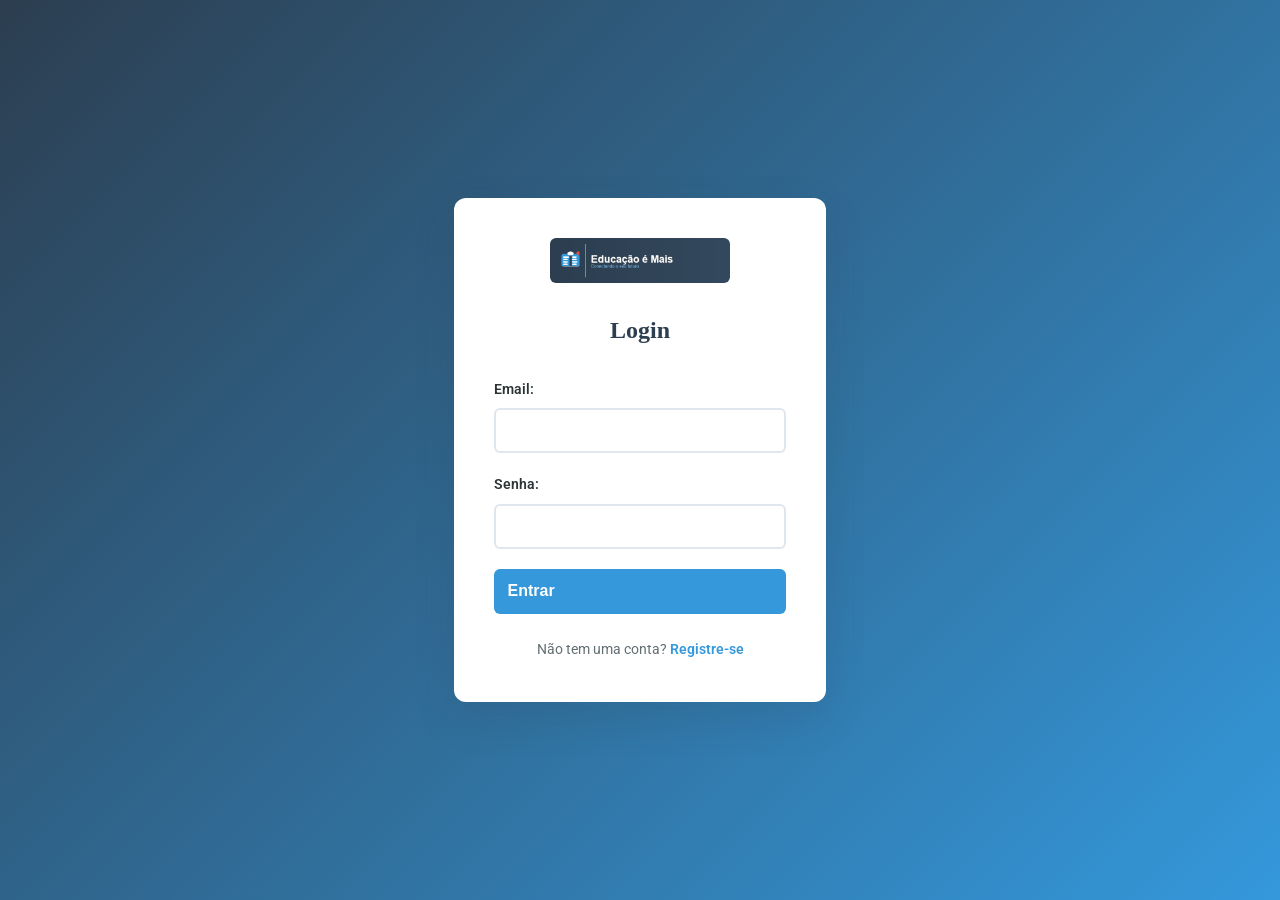
<file: public/index.html>
<!DOCTYPE html>
<html lang="pt-BR">

<head>
    <meta charset="UTF-8">
    <meta name="viewport" content="width=device-width, initial-scale=1.0">
    <meta name="description"
        content="Portal educacional focado em Ciências Humanas, oferecendo conteúdo em História, Filosofia, Sociologia e Geografia">
    <meta name="keywords" content="humanidades, história, filosofia, sociologia, geografia, educação">
    <meta name="author" content="Portal Humanidades">
    <meta name="robots" content="index, follow">
    <title>Portal Humanidades - Seu guia de estudos em Ciências Humanas</title>
    <link rel="stylesheet" href="styles.css">
    <link href="https://fonts.googleapis.com/css2?family=Inter:wght@300;400;500;600;700&family=Playfair+Display:wght@600;700&display=swap" rel="stylesheet">
    <link rel="stylesheet" href="https://cdnjs.cloudflare.com/ajax/libs/font-awesome/6.5.0/css/all.min.css">
</head>

<body>
    <header>
        <div id="header">
            <div id="logo">
                <a href="#inicio" aria-label="Ir para o início">
                    <img src="images/logotipo.png" alt="Portal Humanidades" class="logo-img" width="240" height="60">
                </a>
            </div>
            <nav class="navbar" aria-label="Navegação principal">
                <ul class="nav-links">
                    <li><a href="#inicio"><i class="fas fa-home"></i> Início</a></li>
                    <li><a href="#historia"><i class="fas fa-landmark"></i> História</a></li>
                    <li><a href="#filosofia"><i class="fas fa-brain"></i> Filosofia</a></li>
                    <li><a href="#sociologia"><i class="fas fa-users"></i> Sociologia</a></li>
                    <li><a href="#geografia"><i class="fas fa-globe-americas"></i> Geografia</a></li>
                </ul>
            </nav>
            <div class="header-actions">
                <div class="search-container">
                    <i class="fas fa-search search-icon"></i>
                    <input type="text" id="searchInput" placeholder="Buscar conteúdo..." aria-label="Campo de busca" autocomplete="off" role="combobox" aria-expanded="false" aria-controls="searchResults" aria-autocomplete="list">
                    <div class="search-results" id="searchResults" role="listbox" aria-label="Resultados da busca"></div>
                </div>
                <span id="userName" class="user-name" aria-live="polite"></span>
                <button id="logoutBtn" class="btn-login"><i class="fas fa-sign-out-alt"></i> Sair</button>
            </div>
            <button class="mobile-menu-btn" aria-label="Menu">
                <span></span><span></span><span></span>
            </button>
        </div>
    </header>

    <main>
        <section id="inicio" class="hero-section">
            <div class="hero-overlay"></div>
            <div class="hero-content">
                <span class="hero-badge"><i class="fas fa-graduation-cap"></i> Portal Educacional</span>
                <h1>Explore o Mundo das <span class="highlight">Humanidades</span></h1>
                <p>Seu portal completo para estudos em História, Filosofia, Sociologia e Geografia Humana</p>
                <div class="hero-buttons">
                    <a href="#categorias" class="btn btn-primary-hero"><i class="fas fa-rocket"></i> Começar Agora</a>
                </div>
                <div class="hero-stats">
                    <div class="stat"><strong>4</strong><span>Disciplinas</span></div>
                    <div class="stat-divider"></div>
                    <div class="stat"><strong>Grátis</strong><span>Acesso</span></div>
                </div>
            </div>
        </section>

        <section id="categorias" class="categories">
            <div class="section-header">
                <span class="section-tag">Estude com a gente</span>
                <h2>Áreas de Estudo</h2>
                <p class="section-desc">Escolha sua disciplina e mergulhe no conhecimento</p>
            </div>
            <div class="cards-container">
                <div class="card" id="historia">
                    <div class="card-image">
                        <img src="images/historia.jpg" alt="História - da Antiguidade ao Mundo Contemporâneo">
                        <div class="card-badge"><i class="fas fa-landmark"></i></div>
                    </div>
                    <div class="card-body">
                        <h3>História</h3>
                        <p>Da Antiguidade ao Mundo Contemporâneo</p>
                        <ul>
                            <li><i class="fas fa-chevron-right"></i> História Antiga</li>
                            <li><i class="fas fa-chevron-right"></i> História Medieval</li>
                            <li><i class="fas fa-chevron-right"></i> História Moderna</li>
                            <li><i class="fas fa-chevron-right"></i> História Contemporânea</li>
                        </ul>
                        <a href="#historia" class="card-btn">Explorar <i class="fas fa-arrow-right"></i></a>
                    </div>
                </div>
                <div class="card" id="filosofia">
                    <div class="card-image">
                        <img src="images/filosofia.jpg" alt="Filosofia - Pensamento e Reflexão Crítica">
                        <div class="card-badge"><i class="fas fa-brain"></i></div>
                    </div>
                    <div class="card-body">
                        <h3>Filosofia</h3>
                        <p>Pensamento e Reflexão Crítica</p>
                        <ul>
                            <li><i class="fas fa-chevron-right"></i> Filosofia Antiga</li>
                            <li><i class="fas fa-chevron-right"></i> Ética e Moral</li>
                            <li><i class="fas fa-chevron-right"></i> Filosofia Política</li>
                            <li><i class="fas fa-chevron-right"></i> Filosofia Contemporânea</li>
                        </ul>
                        <a href="#filosofia" class="card-btn">Explorar <i class="fas fa-arrow-right"></i></a>
                    </div>
                </div>
                <div class="card" id="sociologia">
                    <div class="card-image">
                        <img src="images/sociologia.jpg" alt="Sociologia - Compreendendo a Sociedade">
                        <div class="card-badge"><i class="fas fa-users"></i></div>
                    </div>
                    <div class="card-body">
                        <h3>Sociologia</h3>
                        <p>Compreendendo a Sociedade</p>
                        <ul>
                            <li><i class="fas fa-chevron-right"></i> Teoria Sociológica</li>
                            <li><i class="fas fa-chevron-right"></i> Movimentos Sociais</li>
                            <li><i class="fas fa-chevron-right"></i> Cultura e Sociedade</li>
                            <li><i class="fas fa-chevron-right"></i> Desigualdade Social</li>
                        </ul>
                        <a href="#sociologia" class="card-btn">Explorar <i class="fas fa-arrow-right"></i></a>
                    </div>
                </div>
                <div class="card" id="geografia">
                    <div class="card-image">
                        <img src="images/geografia.jpg" alt="Geografia Humana - Espaço e Sociedade">
                        <div class="card-badge"><i class="fas fa-globe-americas"></i></div>
                    </div>
                    <div class="card-body">
                        <h3>Geografia Humana</h3>
                        <p>Espaço, Sociedade e Território</p>
                        <ul>
                            <li><i class="fas fa-chevron-right"></i> Geografia da População</li>
                            <li><i class="fas fa-chevron-right"></i> Urbanização e Cidades</li>
                            <li><i class="fas fa-chevron-right"></i> Geopolítica Mundial</li>
                            <li><i class="fas fa-chevron-right"></i> Desenvolvimento e Desigualdades</li>
                        </ul>
                        <a href="#geografia" class="card-btn">Explorar <i class="fas fa-arrow-right"></i></a>
                    </div>
                </div>
            </div>
        </section>

        <section id="recursos" class="resources">
            <div class="section-header">
                <span class="section-tag">Ferramentas</span>
                <h2>Recursos Educacionais</h2>
                <p class="section-desc">Tudo que você precisa para aprender em um só lugar</p>
            </div>
            <div class="resources-grid">
                <div class="resource-item">
                    <div class="resource-icon"><i class="fas fa-file-alt"></i></div>
                    <h3>Materiais Didáticos</h3>
                    <p>Acesse conteúdos completos e atualizados</p>
                </div>
                <div class="resource-item">
                    <div class="resource-icon"><i class="fas fa-pencil-alt"></i></div>
                    <h3>Exercícios</h3>
                    <p>Pratique com questões de vestibular</p>
                </div>
                <div class="resource-item">
                    <div class="resource-icon"><i class="fas fa-history"></i></div>
                    <h3>Linha do Tempo</h3>
                    <p>Visualize eventos históricos importantes</p>
                </div>
                <div class="resource-item">
                    <div class="resource-icon"><i class="fas fa-user-graduate"></i></div>
                    <h3>Biografias</h3>
                    <p>Conheça grandes pensadores</p>
                </div>
            </div>
        </section>

        <section id="timeline" class="timeline-section">
            <h2>Linha do Tempo Histórica</h2>
            <div class="timeline-container">
                <div class="timeline-controls">
                    <button class="btn" id="prevEra">Anterior</button>
                    <select id="eraSelector">
                        <option value="antiga">Idade Antiga</option>
                        <option value="media">Idade Média</option>
                        <option value="moderna">Idade Moderna</option>
                        <option value="contemporanea">Idade Contemporânea</option>
                    </select>
                    <button class="btn" id="nextEra">Próximo</button>
                </div>
                <div class="timeline-list" id="timelineList"></div>
            </div>
        </section>

    </main>

    <footer>
        <div class="footer-content">
            <div class="footer-section footer-brand">
                <img src="images/logotipo.png" alt="Portal Humanidades" class="footer-logo">
                <p>Seu guia completo de estudos em Ciências Humanas. Aprender nunca foi tão acessível.</p>
                <div class="footer-social">
                    <a href="javascript:void(0)" aria-label="Instagram"><i class="fab fa-instagram"></i></a>
                    <a href="javascript:void(0)" aria-label="YouTube"><i class="fab fa-youtube"></i></a>
                    <a href="javascript:void(0)" aria-label="Twitter"><i class="fab fa-twitter"></i></a>
                </div>
            </div>
            <div class="footer-section">
                <h4><i class="fas fa-book"></i> Disciplinas</h4>
                <ul>
                    <li><a href="#historia"><i class="fas fa-chevron-right"></i> História</a></li>
                    <li><a href="#filosofia"><i class="fas fa-chevron-right"></i> Filosofia</a></li>
                    <li><a href="#sociologia"><i class="fas fa-chevron-right"></i> Sociologia</a></li>
                    <li><a href="#geografia"><i class="fas fa-chevron-right"></i> Geografia Humana</a></li>
                </ul>
            </div>
            <div class="footer-section">
                <h4><i class="fas fa-link"></i> Links Úteis</h4>
                <ul>
                    <li><a href="#inicio"><i class="fas fa-chevron-right"></i> Início</a></li>
                    <li><a href="#timeline"><i class="fas fa-chevron-right"></i> Linha do Tempo</a></li>
                </ul>
            </div>
        </div>
        <div class="footer-bottom">
            <p>&copy; 2026 Portal Humanidades. Todos os direitos reservados. | Feito com <i class="fas fa-heart" style="color:#e74c3c"></i> para a educação</p>
        </div>
    </footer>

    <script src="script.js"></script>
</body>

</html>
</file>
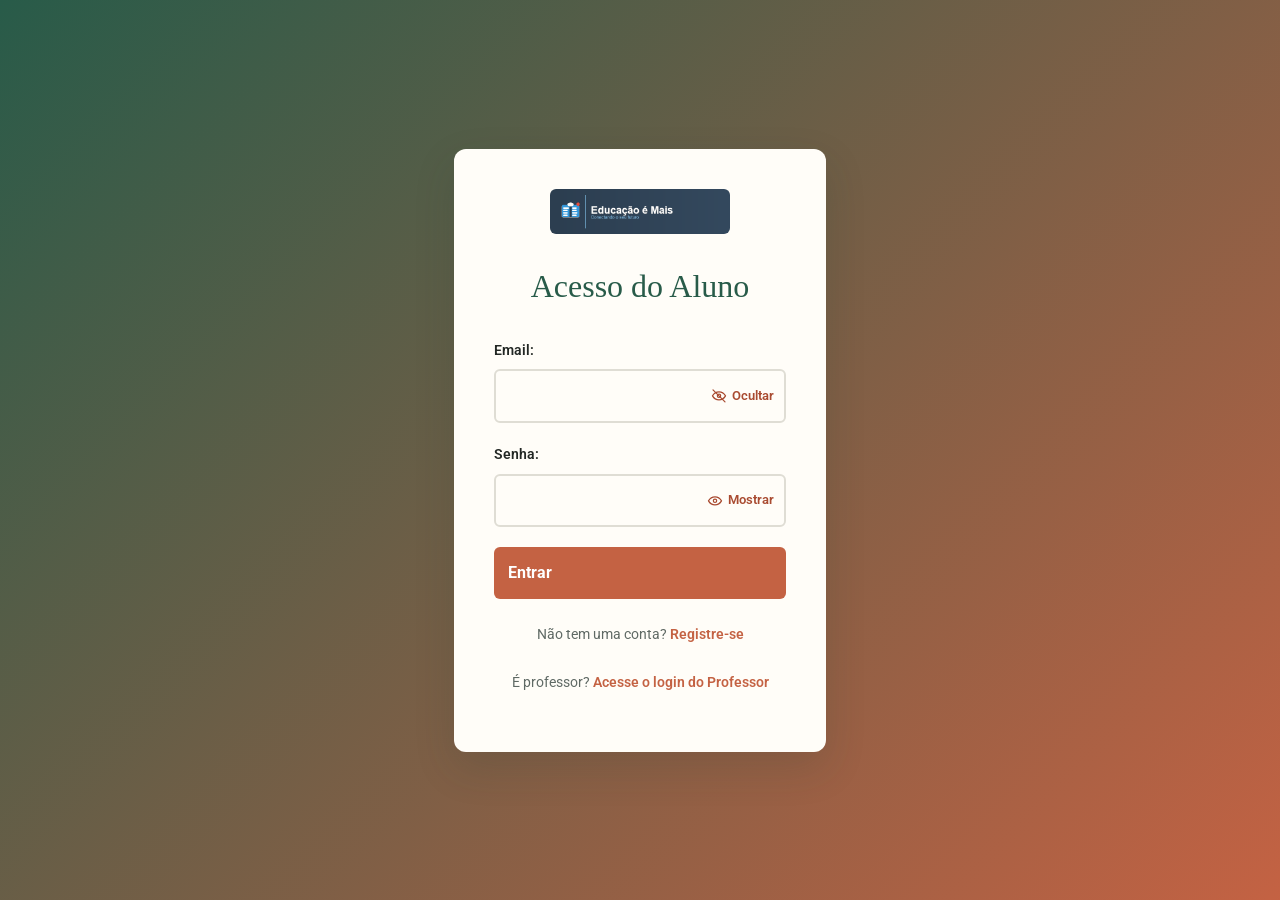
<file: login_aluno.html>
<!DOCTYPE html>
<html lang="pt-BR">
<head>
    <meta charset="UTF-8">
    <meta name="viewport" content="width=device-width, initial-scale=1.0">
    <title>Login do Aluno - Horizonte Educacional</title>
    <link href="https://cdn.jsdelivr.net/npm/bootstrap@5.3.3/dist/css/bootstrap.min.css" rel="stylesheet" integrity="sha384-QWTKZyjpPEjISv5WaRU9OFeRpok6YctnYmDr5pNlyT2bRjXh0JMhjY6hW+ALEwIH" crossorigin="anonymous">
    <link rel="stylesheet" href="https://cdn.jsdelivr.net/npm/bootstrap-icons@1.11.3/font/bootstrap-icons.min.css">
    <link rel="stylesheet" href="styles.css">
    <link href="https://fonts.googleapis.com/css2?family=Roboto:wght@300;400;500;700&display=swap" rel="stylesheet">
</head>

<!-- Classe pagina-autenticacao aplica o fundo em gradiente -->
<body class="pagina-autenticacao">

    <!-- Contêiner centralizado que limita a largura do formulário -->
    <div class="container-autenticacao">
        <div class="caixa-autenticacao">

            <!-- Logo do portal -->
            <img src="imagem/logotipo.png" alt="Horizonte Educacional" class="logo-autenticacao">

            <h2>Acesso do Aluno</h2>

            <!-- Formulário de login (enviado via JS para a rota /login do Flask) -->
            <form id="formularioLogin">

                <!-- Perfil definido pela página de acesso selecionada -->
                <input type="hidden" id="perfilUsuario" name="role" value="aluno">

                <!-- Campo de e-mail -->
                <div class="grupo-campo">
                    <label for="email">Email:</label>
                    <div class="campo-com-visibilidade">
                        <input
                            type="email"
                            id="email"
                            name="email"
                            autocomplete="email"
                            maxlength="120"
                            required
                        >
                        <!-- Botão para mostrar/ocultar o e-mail digitado -->
                        <button
                            type="button"
                            class="btn-alternar-visibilidade"
                            data-toggle-visibility="email"
                            data-visible-type="email"
                            data-hidden-type="password"
                            data-field-label="e-mail"
                            aria-label="Ocultar e-mail"
                            aria-pressed="true"
                        >
                            <svg class="icone-visibilidade" viewBox="0 0 24 24" aria-hidden="true" focusable="false">
                                <path d="M2.2 12s3.5-6 9.8-6 9.8 6 9.8 6-3.5 6-9.8 6-9.8-6-9.8-6Z"></path>
                                <circle cx="12" cy="12" r="2.5"></circle>
                                <path class="icone-visibilidade-risco" d="m3 3 18 18"></path>
                            </svg>
                            <span>Ocultar</span>
                        </button>
                    </div>
                </div>

                <!-- Campo de senha -->
                <div class="grupo-campo">
                    <label for="senha">Senha:</label>
                    <div class="campo-com-visibilidade">
                        <input
                            type="password"
                            id="senha"
                            name="password"
                            autocomplete="current-password"
                            minlength="8"
                            required
                        >
                        <!-- Botão para mostrar/ocultar a senha -->
                        <button
                            type="button"
                            class="btn-alternar-visibilidade"
                            data-toggle-visibility="senha"
                            data-visible-type="text"
                            data-hidden-type="password"
                            data-field-label="senha"
                            aria-label="Mostrar senha"
                            aria-pressed="false"
                        >
                            <svg class="icone-visibilidade" viewBox="0 0 24 24" aria-hidden="true" focusable="false">
                                <path d="M2.2 12s3.5-6 9.8-6 9.8 6 9.8 6-3.5 6-9.8 6-9.8-6-9.8-6Z"></path>
                                <circle cx="12" cy="12" r="2.5"></circle>
                                <path class="icone-visibilidade-risco" d="m3 3 18 18"></path>
                            </svg>
                            <span>Mostrar</span>
                        </button>
                    </div>
                </div>

                <!-- Botão de envio -->
                <button type="submit" class="btn btn-enviar-formulario">Entrar</button>

                <!-- Link para a tela de registro -->
                <p class="links-autenticacao">
                    Não tem uma conta? <a href="/registro.html">Registre-se</a>
                </p>
                <p class="links-autenticacao">
                    É professor? <a href="/login_professor.html">Acesse o login do Professor</a>
                </p>
            </form>
        </div>
    </div>

    <!-- Área de notificação (mostrada/ocultada pelo auth.js) -->
    <div id="areaNotificacao" class="notificacao" role="status" aria-live="polite" style="display: none;"></div>

    <script src="auth.js"></script>
    <script src="vlibras-init.js" defer></script>
</body>
</html>
</file>
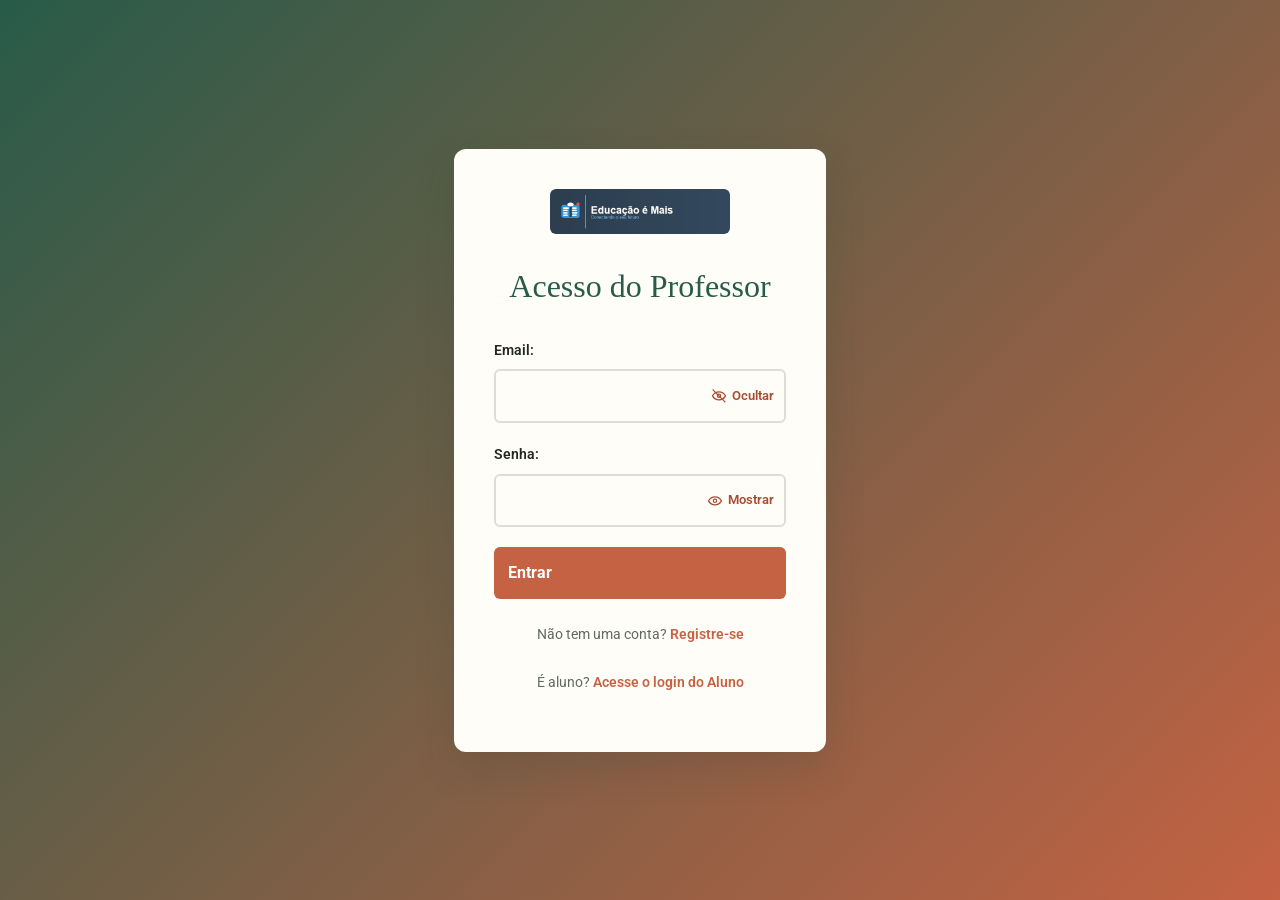
<file: login_professor.html>
<!DOCTYPE html>
<html lang="pt-BR">
<head>
    <meta charset="UTF-8">
    <meta name="viewport" content="width=device-width, initial-scale=1.0">
    <title>Login do Professor - Horizonte Educacional</title>
    <link href="https://cdn.jsdelivr.net/npm/bootstrap@5.3.3/dist/css/bootstrap.min.css" rel="stylesheet" integrity="sha384-QWTKZyjpPEjISv5WaRU9OFeRpok6YctnYmDr5pNlyT2bRjXh0JMhjY6hW+ALEwIH" crossorigin="anonymous">
    <link rel="stylesheet" href="https://cdn.jsdelivr.net/npm/bootstrap-icons@1.11.3/font/bootstrap-icons.min.css">
    <link rel="stylesheet" href="styles.css">
    <link href="https://fonts.googleapis.com/css2?family=Roboto:wght@300;400;500;700&display=swap" rel="stylesheet">
</head>

<!-- Classe pagina-autenticacao aplica o fundo em gradiente -->
<body class="pagina-autenticacao">

    <!-- Contêiner centralizado que limita a largura do formulário -->
    <div class="container-autenticacao">
        <div class="caixa-autenticacao">

            <!-- Logo do portal -->
            <img src="imagem/logotipo.png" alt="Horizonte Educacional" class="logo-autenticacao">

            <h2>Acesso do Professor</h2>

            <!-- Formulário de login (enviado via JS para a rota /login do Flask) -->
            <form id="formularioLogin">

                <!-- Perfil definido pela página de acesso selecionada -->
                <input type="hidden" id="perfilUsuario" name="role" value="professor">

                <!-- Campo de e-mail -->
                <div class="grupo-campo">
                    <label for="email">Email:</label>
                    <div class="campo-com-visibilidade">
                        <input
                            type="email"
                            id="email"
                            name="email"
                            autocomplete="email"
                            maxlength="120"
                            required
                        >
                        <!-- Botão para mostrar/ocultar o e-mail digitado -->
                        <button
                            type="button"
                            class="btn-alternar-visibilidade"
                            data-toggle-visibility="email"
                            data-visible-type="email"
                            data-hidden-type="password"
                            data-field-label="e-mail"
                            aria-label="Ocultar e-mail"
                            aria-pressed="true"
                        >
                            <svg class="icone-visibilidade" viewBox="0 0 24 24" aria-hidden="true" focusable="false">
                                <path d="M2.2 12s3.5-6 9.8-6 9.8 6 9.8 6-3.5 6-9.8 6-9.8-6-9.8-6Z"></path>
                                <circle cx="12" cy="12" r="2.5"></circle>
                                <path class="icone-visibilidade-risco" d="m3 3 18 18"></path>
                            </svg>
                            <span>Ocultar</span>
                        </button>
                    </div>
                </div>

                <!-- Campo de senha -->
                <div class="grupo-campo">
                    <label for="senha">Senha:</label>
                    <div class="campo-com-visibilidade">
                        <input
                            type="password"
                            id="senha"
                            name="password"
                            autocomplete="current-password"
                            minlength="8"
                            required
                        >
                        <!-- Botão para mostrar/ocultar a senha -->
                        <button
                            type="button"
                            class="btn-alternar-visibilidade"
                            data-toggle-visibility="senha"
                            data-visible-type="text"
                            data-hidden-type="password"
                            data-field-label="senha"
                            aria-label="Mostrar senha"
                            aria-pressed="false"
                        >
                            <svg class="icone-visibilidade" viewBox="0 0 24 24" aria-hidden="true" focusable="false">
                                <path d="M2.2 12s3.5-6 9.8-6 9.8 6 9.8 6-3.5 6-9.8 6-9.8-6-9.8-6Z"></path>
                                <circle cx="12" cy="12" r="2.5"></circle>
                                <path class="icone-visibilidade-risco" d="m3 3 18 18"></path>
                            </svg>
                            <span>Mostrar</span>
                        </button>
                    </div>
                </div>

                <!-- Botão de envio -->
                <button type="submit" class="btn btn-enviar-formulario">Entrar</button>

                <!-- Link para a tela de registro -->
                <p class="links-autenticacao">
                    Não tem uma conta? <a href="/registro.html">Registre-se</a>
                </p>
                <p class="links-autenticacao">
                    É aluno? <a href="/login_aluno.html">Acesse o login do Aluno</a>
                </p>
            </form>
        </div>
    </div>

    <!-- Área de notificação (mostrada/ocultada pelo auth.js) -->
    <div id="areaNotificacao" class="notificacao" role="status" aria-live="polite" style="display: none;"></div>

    <script src="auth.js"></script>
    <script src="vlibras-init.js" defer></script>
</body>
</html>
</file>
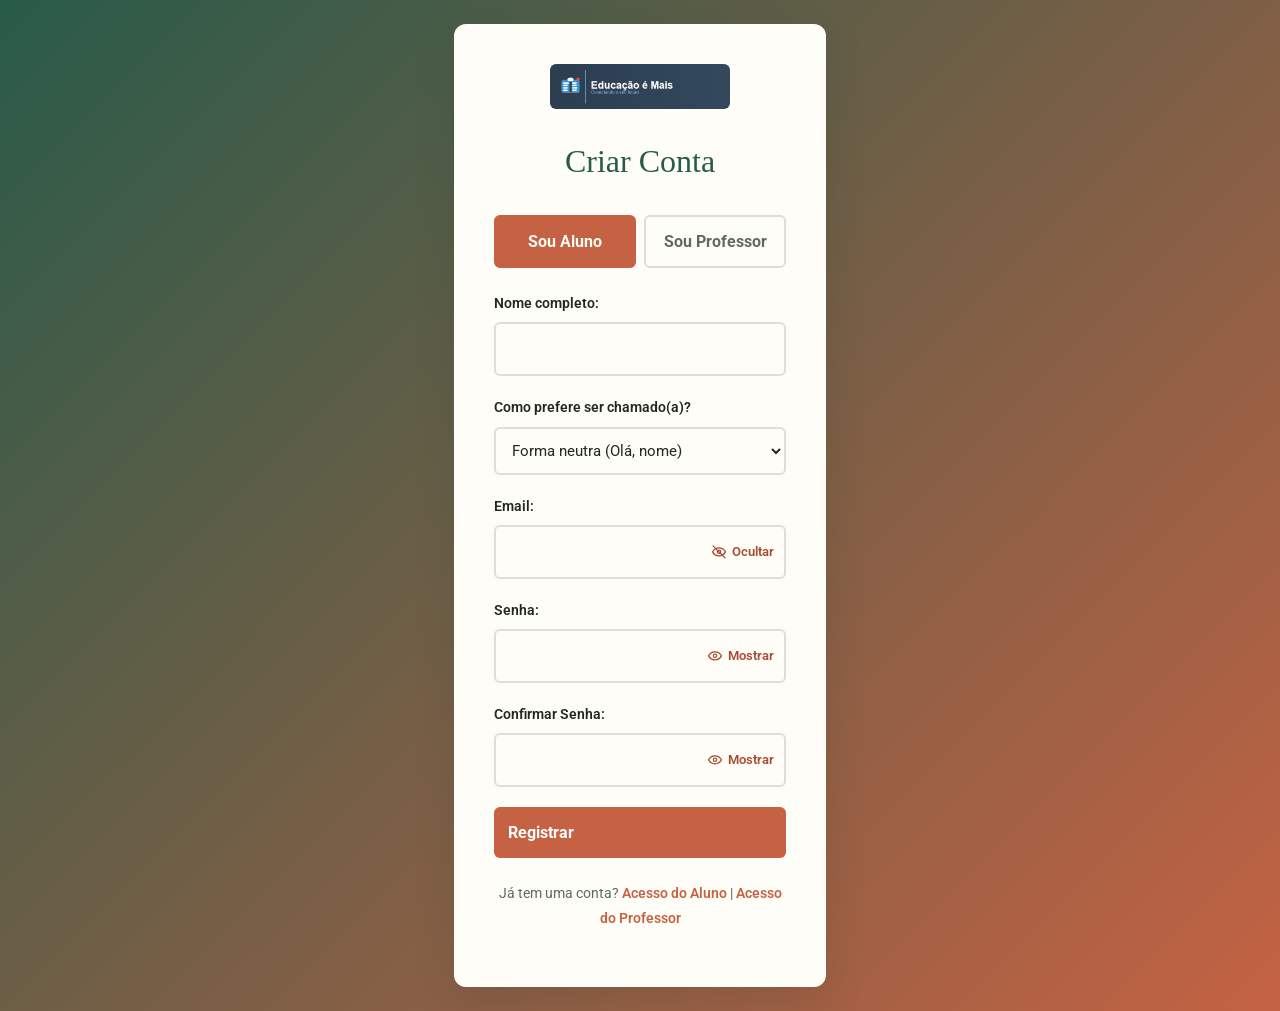
<file: registro.html>
<!DOCTYPE html>
<html lang="pt-BR">
<head>
    <meta charset="UTF-8">
    <meta name="viewport" content="width=device-width, initial-scale=1.0">
    <title>Registro - Horizonte Educacional</title>
    <link href="https://cdn.jsdelivr.net/npm/bootstrap@5.3.3/dist/css/bootstrap.min.css" rel="stylesheet" integrity="sha384-QWTKZyjpPEjISv5WaRU9OFeRpok6YctnYmDr5pNlyT2bRjXh0JMhjY6hW+ALEwIH" crossorigin="anonymous">
    <link rel="stylesheet" href="https://cdn.jsdelivr.net/npm/bootstrap-icons@1.11.3/font/bootstrap-icons.min.css">
    <link rel="stylesheet" href="styles.css">
    <link href="https://fonts.googleapis.com/css2?family=Roboto:wght@300;400;500;700&display=swap" rel="stylesheet">
</head>

<!-- Classe pagina-autenticacao aplica o fundo em gradiente -->
<body class="pagina-autenticacao">

    <!-- Contêiner centralizado que limita a largura do formulário -->
    <div class="container-autenticacao">
        <div class="caixa-autenticacao">

            <!-- Logo do portal -->
            <img src="imagem/logotipo.png" alt="Horizonte Educacional" class="logo-autenticacao">

            <h2>Criar Conta</h2>

            <!-- Formulário de registro (enviado via JS para a rota /register do Flask) -->
            <form id="formularioRegistro">

                <!-- Abas para selecionar o perfil de acesso -->
                <div class="seletor-perfil" role="group" aria-label="Selecione seu perfil">
                    <button type="button" class="aba-perfil ativa" data-role="aluno" aria-pressed="true">Sou Aluno</button>
                    <button type="button" class="aba-perfil" data-role="professor" aria-pressed="false">Sou Professor</button>
                </div>
                <input type="hidden" id="perfilUsuario" name="role" value="aluno">

                <!-- Campo de nome completo -->
                <div class="grupo-campo">
                    <label for="nomeCompleto">Nome completo:</label>
                    <input
                        type="text"
                        id="nomeCompleto"
                        name="name"
                        autocomplete="name"
                        minlength="2"
                        maxlength="100"
                        required
                    >
                </div>

                <div class="grupo-campo">
                    <label for="tratamentoUsuario">Como prefere ser chamado(a)?</label>
                    <select id="tratamentoUsuario" name="gender" required>
                        <option value="neutro" selected>Forma neutra (Olá, nome)</option>
                        <option value="feminino">Feminino (Aluna / Professora)</option>
                        <option value="masculino">Masculino (Aluno / Professor)</option>
                    </select>
                </div>

                <!-- Campo de e-mail -->
                <div class="grupo-campo">
                    <label for="email">Email:</label>
                    <div class="campo-com-visibilidade">
                        <input
                            type="email"
                            id="email"
                            name="email"
                            autocomplete="email"
                            maxlength="120"
                            required
                        >
                        <!-- Botão para mostrar/ocultar o e-mail digitado -->
                        <button
                            type="button"
                            class="btn-alternar-visibilidade"
                            data-toggle-visibility="email"
                            data-visible-type="email"
                            data-hidden-type="password"
                            data-field-label="e-mail"
                            aria-label="Ocultar e-mail"
                            aria-pressed="true"
                        >
                            <svg class="icone-visibilidade" viewBox="0 0 24 24" aria-hidden="true" focusable="false">
                                <path d="M2.2 12s3.5-6 9.8-6 9.8 6 9.8 6-3.5 6-9.8 6-9.8-6-9.8-6Z"></path>
                                <circle cx="12" cy="12" r="2.5"></circle>
                                <path class="icone-visibilidade-risco" d="m3 3 18 18"></path>
                            </svg>
                            <span>Ocultar</span>
                        </button>
                    </div>
                </div>

                <!-- Campo de senha -->
                <div class="grupo-campo">
                    <label for="senha">Senha:</label>
                    <div class="campo-com-visibilidade">
                        <input
                            type="password"
                            id="senha"
                            name="password"
                            autocomplete="new-password"
                            minlength="8"
                            required
                        >
                        <!-- Botão para mostrar/ocultar a senha -->
                        <button
                            type="button"
                            class="btn-alternar-visibilidade"
                            data-toggle-visibility="senha"
                            data-visible-type="text"
                            data-hidden-type="password"
                            data-field-label="senha"
                            aria-label="Mostrar senha"
                            aria-pressed="false"
                        >
                            <svg class="icone-visibilidade" viewBox="0 0 24 24" aria-hidden="true" focusable="false">
                                <path d="M2.2 12s3.5-6 9.8-6 9.8 6 9.8 6-3.5 6-9.8 6-9.8-6-9.8-6Z"></path>
                                <circle cx="12" cy="12" r="2.5"></circle>
                                <path class="icone-visibilidade-risco" d="m3 3 18 18"></path>
                            </svg>
                            <span>Mostrar</span>
                        </button>
                    </div>
                </div>

                <!-- Campo de confirmação de senha -->
                <div class="grupo-campo">
                    <label for="confirmacaoSenha">Confirmar Senha:</label>
                    <div class="campo-com-visibilidade">
                        <input
                            type="password"
                            id="confirmacaoSenha"
                            name="confirmPassword"
                            autocomplete="new-password"
                            minlength="8"
                            required
                        >
                        <!-- Botão para mostrar/ocultar a confirmação da senha -->
                        <button
                            type="button"
                            class="btn-alternar-visibilidade"
                            data-toggle-visibility="confirmacaoSenha"
                            data-visible-type="text"
                            data-hidden-type="password"
                            data-field-label="confirmação da senha"
                            aria-label="Mostrar confirmação da senha"
                            aria-pressed="false"
                        >
                            <svg class="icone-visibilidade" viewBox="0 0 24 24" aria-hidden="true" focusable="false">
                                <path d="M2.2 12s3.5-6 9.8-6 9.8 6 9.8 6-3.5 6-9.8 6-9.8-6-9.8-6Z"></path>
                                <circle cx="12" cy="12" r="2.5"></circle>
                                <path class="icone-visibilidade-risco" d="m3 3 18 18"></path>
                            </svg>
                            <span>Mostrar</span>
                        </button>
                    </div>
                </div>

                <!-- Botão de envio -->
                <button type="submit" class="btn btn-enviar-formulario">Registrar</button>

                <!-- Link para a tela de login -->
                <p class="links-autenticacao">
                    Já tem uma conta?
                    <a href="/login_aluno.html">Acesso do Aluno</a> |
                    <a href="/login_professor.html">Acesso do Professor</a>
                </p>
            </form>
        </div>
    </div>

    <!-- Área de notificação (mostrada/ocultada pelo auth.js) -->
    <div id="areaNotificacao" class="notificacao" role="status" aria-live="polite" style="display: none;"></div>

    <script src="auth.js"></script>
    <script src="vlibras-init.js" defer></script>
</body>
</html>
</file>
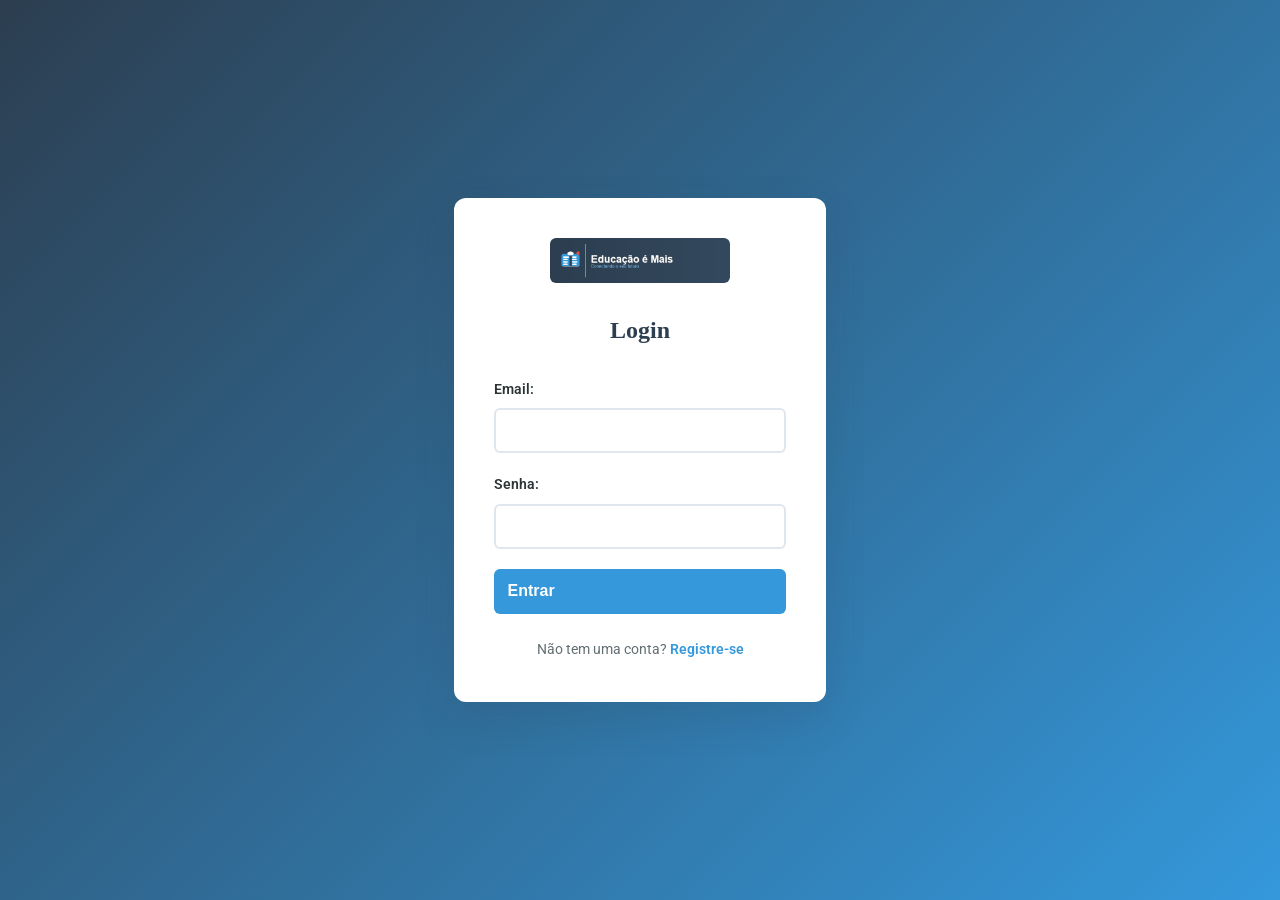
<file: public/login.html>
<!DOCTYPE html>
<html lang="pt-BR">
<head>
    <meta charset="UTF-8">
    <meta name="viewport" content="width=device-width, initial-scale=1.0">
    <title>Login - Portal Humanidades</title>
    <link rel="stylesheet" href="styles.css">
    <link href="https://fonts.googleapis.com/css2?family=Roboto:wght@300;400;500;700&display=swap" rel="stylesheet">
</head>
<body class="auth-page">
    <div class="auth-container">
        <div class="auth-box">
            <img src="images/logotipo.png" alt="Portal Humanidades" class="auth-logo">
            <h2>Login</h2>
            <form id="loginForm">
                <div class="form-group">
                    <label for="email">Email:</label>
                    <input type="email" id="email" name="email" autocomplete="email" required>
                </div>
                <div class="form-group">
                    <label for="password">Senha:</label>
                    <input type="password" id="password" name="password" autocomplete="current-password" required>
                </div>
                <button type="submit" class="btn btn-primary">Entrar</button>
                <p class="auth-links">
                    Não tem uma conta? <a href="registro.html">Registre-se</a>
                </p>
            </form>
        </div>
    </div>
    <div id="notification" class="notification" style="display: none;"></div>
    <script src="auth.js"></script>
</body>
</html>
</file>
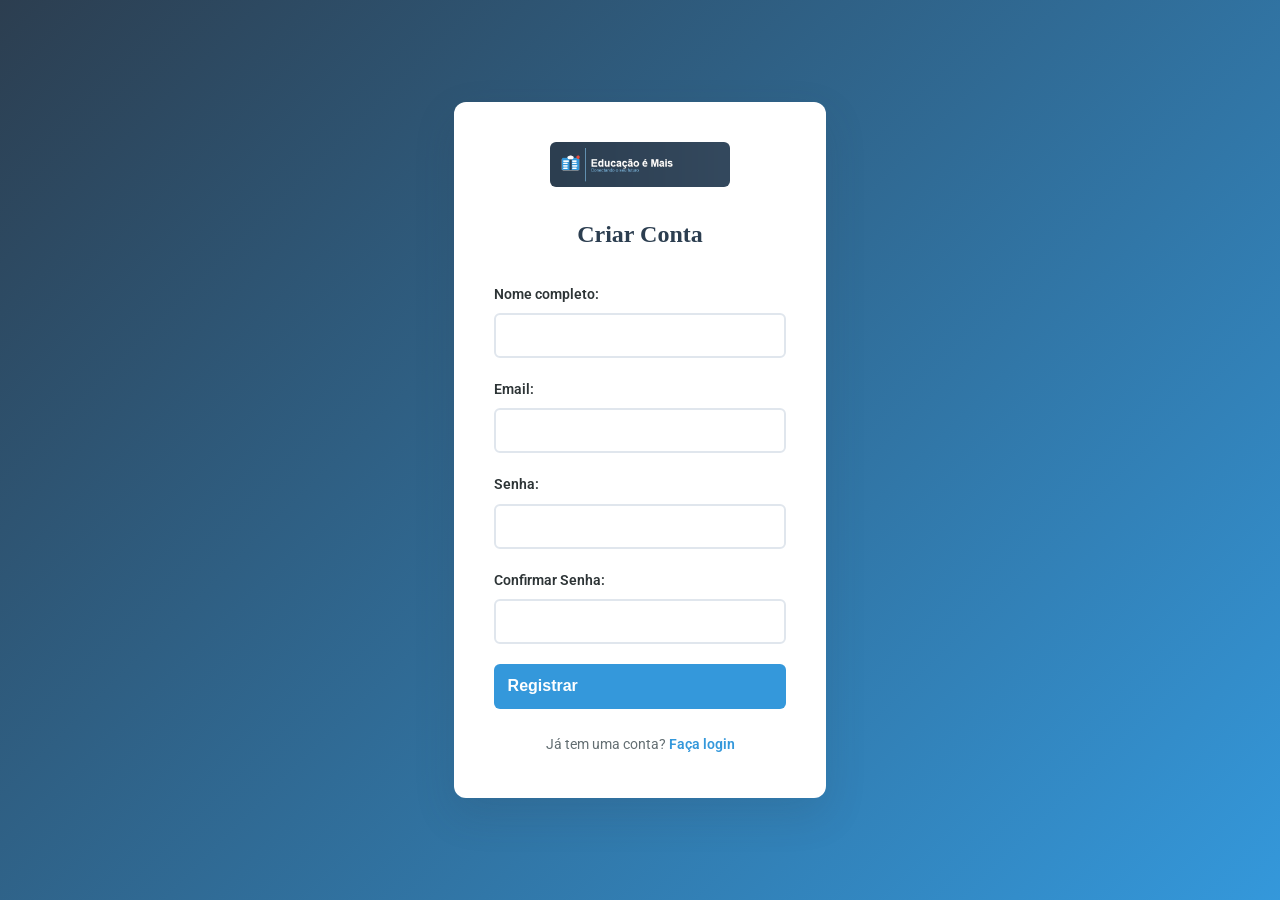
<file: public/registro.html>
<!DOCTYPE html>
<html lang="pt-BR">
<head>
    <meta charset="UTF-8">
    <meta name="viewport" content="width=device-width, initial-scale=1.0">
    <title>Registro - Portal Humanidades</title>
    <link rel="stylesheet" href="styles.css">
    <link href="https://fonts.googleapis.com/css2?family=Roboto:wght@300;400;500;700&display=swap" rel="stylesheet">
</head>
<body class="auth-page">
    <div class="auth-container">
        <div class="auth-box">
            <img src="images/logotipo.png" alt="Portal Humanidades" class="auth-logo">
            <h2>Criar Conta</h2>
            <form id="registerForm">
                <div class="form-group">
                    <label for="name">Nome completo:</label>
                    <input type="text" id="name" name="name" autocomplete="name" required>
                </div>
                <div class="form-group">
                    <label for="email">Email:</label>
                    <input type="email" id="email" name="email" autocomplete="email" required>
                </div>
                <div class="form-group">
                    <label for="password">Senha:</label>
                    <input type="password" id="password" name="password" autocomplete="new-password" required minlength="6">
                </div>
                <div class="form-group">
                    <label for="confirmPassword">Confirmar Senha:</label>
                    <input type="password" id="confirmPassword" name="confirmPassword" autocomplete="new-password" required minlength="6">
                </div>
                <button type="submit" class="btn btn-primary">Registrar</button>
                <p class="auth-links">
                    Já tem uma conta? <a href="login.html">Faça login</a>
                </p>
            </form>
        </div>
    </div>
    <div id="notification" class="notification" style="display: none;"></div>
    <script src="auth.js"></script>
</body>
</html>
</file>
<file: public/styles.css>
/* ========================================
   PORTAL HUMANIDADES — Design System
   ======================================== */

:root {
    --primary:      #2c3e50;
    --primary-dark: #1a252f;
    --secondary:    #3498db;
    --secondary-dark:#2980b9;
    --accent:       #e74c3c;
    --accent-dark:  #c0392b;
    --gold:         #f39c12;
    --text:         #2d3436;
    --text-light:   #636e72;
    --light-bg:     #f8f9fc;
    --white:        #ffffff;
    --border:       #e0e6ed;
    --shadow-sm:    0 2px 8px rgba(44,62,80,0.08);
    --shadow-md:    0 8px 24px rgba(44,62,80,0.12);
    --shadow-lg:    0 16px 40px rgba(44,62,80,0.16);
    --radius-sm:    6px;
    --radius-md:    12px;
    --radius-lg:    20px;
    --transition:   0.3s cubic-bezier(0.4,0,0.2,1);
}

/* ── Reset & Base ────────────────────────── */
*, *::before, *::after { margin:0; padding:0; box-sizing:border-box; }

html { scroll-behavior: smooth; }

body {
    font-family: 'Inter', 'Roboto', sans-serif;
    color: var(--text);
    line-height: 1.7;
    background: var(--white);
}

h1,h2,h3,h4 { font-family: 'Playfair Display', 'Georgia', serif; line-height: 1.3; }

a { text-decoration: none; color: inherit; }

img { max-width: 100%; display: block; }

/* ── HEADER ──────────────────────────────── */
header {
    background: var(--primary);
    position: sticky;
    top: 0;
    z-index: 1000;
    box-shadow: 0 2px 16px rgba(0,0,0,0.2);
}

#header {
    display: flex;
    align-items: center;
    gap: 1.5rem;
    max-width: 1300px;
    margin: 0 auto;
    padding: 0.6rem 1.5rem;
}

#logo { flex-shrink: 0; }

.logo-img {
    height: 58px;
    width: auto;
    transition: opacity var(--transition);
}
.logo-img:hover { opacity: 0.85; }

/* Nav */
.navbar { flex: 1; }

.nav-links {
    list-style: none;
    display: flex;
    align-items: center;
    gap: 0.25rem;
    flex-wrap: wrap;
}

.nav-links a {
    color: rgba(255,255,255,0.85);
    font-size: 0.85rem;
    font-weight: 500;
    padding: 0.45rem 0.75rem;
    border-radius: var(--radius-sm);
    display: flex;
    align-items: center;
    gap: 0.35rem;
    transition: background var(--transition), color var(--transition);
    white-space: nowrap;
}
.nav-links a i { font-size: 0.8rem; }
.nav-links a:hover {
    background: rgba(255,255,255,0.12);
    color: var(--white);
}

/* Header actions */
.header-actions {
    display: flex;
    align-items: center;
    gap: 0.75rem;
    flex-shrink: 0;
}

/* Search */
.search-container { position: relative; }

.search-icon {
    position: absolute;
    left: 10px;
    top: 50%;
    transform: translateY(-50%);
    color: var(--text-light);
    font-size: 0.8rem;
    pointer-events: none;
}

#searchInput {
    padding: 0.5rem 0.75rem 0.5rem 2rem;
    border: 2px solid transparent;
    border-radius: var(--radius-lg);
    background: rgba(255,255,255,0.1);
    color: white;
    font-size: 0.85rem;
    width: 200px;
    transition: all var(--transition);
    outline: none;
}
#searchInput::placeholder { color: rgba(255,255,255,0.5); }
#searchInput:focus {
    background: rgba(255,255,255,0.18);
    border-color: rgba(255,255,255,0.3);
    width: 240px;
}

.search-results {
    position: absolute;
    top: calc(100% + 8px);
    right: 0;
    width: min(380px, 90vw);
    background: white;
    border-radius: var(--radius-md);
    box-shadow: var(--shadow-lg);
    display: none;
    z-index: 1000;
    max-height: min(420px, 70vh);
    overflow-y: auto;
    border: 1px solid var(--border);
    padding: 0.35rem;
}
.search-result-item {
    display: flex;
    flex-direction: column;
    gap: 2px;
    width: 100%;
    padding: 0.6rem 0.75rem;
    background: none;
    border: none;
    border-radius: var(--radius-sm);
    text-align: left;
    font: inherit;
    color: var(--text);
    cursor: pointer;
}
.search-result-item:hover, .search-result-item.active { background: var(--light-bg); }
.search-result-item.active { box-shadow: inset 3px 0 0 var(--secondary); }
.search-result-top { display: flex; align-items: center; justify-content: space-between; gap: 0.75rem; }
.search-result-title { font-weight: 600; font-size: 0.92rem; }
.search-result-type {
    flex-shrink: 0;
    font-size: 0.66rem;
    font-weight: 700;
    text-transform: uppercase;
    letter-spacing: 0.04em;
    color: var(--secondary-dark);
    background: rgba(52,152,219,0.12);
    padding: 0.15rem 0.5rem;
    border-radius: var(--radius-lg);
}
.search-result-context {
    font-size: 0.8rem;
    color: var(--text-light);
    overflow: hidden;
    text-overflow: ellipsis;
    white-space: nowrap;
}
.search-result-item mark { background: rgba(243,156,18,0.3); color: inherit; border-radius: 2px; padding: 0 1px; }
.search-empty { padding: 1rem; text-align: center; color: var(--text-light); font-size: 0.9rem; }

/* Item encontrado pela busca, destacado por alguns segundos */
.search-highlight { outline: 3px solid var(--gold); outline-offset: 4px; border-radius: var(--radius-md); }

/* Login button */
.btn-login {
    background: var(--secondary);
    border: none;
    color: white;
    padding: 0.5rem 1.25rem;
    border-radius: var(--radius-lg);
    font-size: 0.85rem;
    font-weight: 600;
    cursor: pointer;
    display: flex;
    align-items: center;
    gap: 0.4rem;
    transition: background var(--transition), transform var(--transition);
    white-space: nowrap;
}
.btn-login:hover { background: var(--secondary-dark); transform: translateY(-1px); }

/* Mobile menu */
.mobile-menu-btn {
    display: none;
    background: none;
    border: none;
    cursor: pointer;
    padding: 8px;
    margin-left: auto;
}
.mobile-menu-btn span {
    display: block;
    width: 24px; height: 2px;
    background: white;
    margin: 5px 0;
    transition: var(--transition);
    border-radius: 2px;
}

/* ── HERO ─────────────────────────────────── */
.hero-section {
    position: relative;
    min-height: 520px;
    background:
        linear-gradient(135deg, rgba(26,37,47,0.92) 0%, rgba(44,62,80,0.85) 60%, rgba(52,152,219,0.4) 100%);
    display: flex;
    align-items: center;
    justify-content: center;
    text-align: center;
    overflow: hidden;
}

.hero-section::before {
    content: '';
    position: absolute;
    inset: 0;
    background: radial-gradient(ellipse at 70% 50%, rgba(52,152,219,0.15) 0%, transparent 65%);
}

.hero-content {
    position: relative;
    z-index: 1;
    max-width: 720px;
    padding: 2rem 1.5rem;
    animation: fadeInUp 0.8s ease forwards;
}

@keyframes fadeInUp {
    from { opacity:0; transform:translateY(30px); }
    to   { opacity:1; transform:translateY(0); }
}

.hero-badge {
    display: inline-flex;
    align-items: center;
    gap: 0.5rem;
    background: rgba(52,152,219,0.2);
    border: 1px solid rgba(52,152,219,0.5);
    color: #85c1e9;
    padding: 0.35rem 1rem;
    border-radius: var(--radius-lg);
    font-size: 0.8rem;
    font-weight: 600;
    letter-spacing: 0.05em;
    text-transform: uppercase;
    margin-bottom: 1.25rem;
}

.hero-content h1 {
    font-size: clamp(2rem, 5vw, 3.2rem);
    color: white;
    margin-bottom: 1rem;
    font-weight: 700;
}

.hero-content h1 .highlight {
    color: var(--secondary);
    position: relative;
}

.hero-content p {
    font-size: 1.1rem;
    color: rgba(255,255,255,0.75);
    margin-bottom: 2rem;
    max-width: 540px;
    margin-left: auto;
    margin-right: auto;
}

.hero-buttons {
    display: flex;
    gap: 1rem;
    justify-content: center;
    flex-wrap: wrap;
    margin-bottom: 2.5rem;
}

.btn-primary-hero {
    background: var(--secondary);
    color: white;
    padding: 0.85rem 2rem;
    border-radius: var(--radius-lg);
    font-weight: 700;
    font-size: 0.95rem;
    display: inline-flex;
    align-items: center;
    gap: 0.5rem;
    transition: all var(--transition);
    box-shadow: 0 4px 16px rgba(52,152,219,0.4);
}
.btn-primary-hero:hover {
    background: var(--secondary-dark);
    transform: translateY(-2px);
    box-shadow: 0 8px 24px rgba(52,152,219,0.5);
}

.btn-outline-hero {
    background: transparent;
    color: white;
    padding: 0.85rem 2rem;
    border-radius: var(--radius-lg);
    font-weight: 600;
    font-size: 0.95rem;
    display: inline-flex;
    align-items: center;
    gap: 0.5rem;
    border: 2px solid rgba(255,255,255,0.4);
    transition: all var(--transition);
}
.btn-outline-hero:hover {
    background: rgba(255,255,255,0.1);
    border-color: white;
    transform: translateY(-2px);
}

.hero-stats {
    display: flex;
    align-items: center;
    justify-content: center;
    gap: 1.5rem;
    color: white;
}

.stat { text-align: center; }
.stat strong { display: block; font-size: 1.5rem; font-weight: 700; color: var(--secondary); }
.stat span { font-size: 0.8rem; color: rgba(255,255,255,0.6); text-transform: uppercase; letter-spacing: 0.05em; }
.stat-divider { width: 1px; height: 36px; background: rgba(255,255,255,0.2); }

/* ── SECTION HEADERS ──────────────────────── */
.section-header {
    text-align: center;
    margin-bottom: 3rem;
}

.section-tag {
    display: inline-block;
    background: rgba(52,152,219,0.1);
    color: var(--secondary);
    padding: 0.3rem 1rem;
    border-radius: var(--radius-lg);
    font-size: 0.78rem;
    font-weight: 700;
    text-transform: uppercase;
    letter-spacing: 0.08em;
    margin-bottom: 0.75rem;
    border: 1px solid rgba(52,152,219,0.2);
}

.section-header h2 {
    font-size: clamp(1.6rem, 3vw, 2.2rem);
    color: var(--primary);
    margin-bottom: 0.75rem;
}

.section-desc {
    color: var(--text-light);
    font-size: 1rem;
    max-width: 480px;
    margin: 0 auto;
}

/* ── CATEGORIES / CARDS ───────────────────── */
.categories {
    padding: 5rem 1.5rem;
    background: var(--light-bg);
}

.cards-container {
    display: grid;
    grid-template-columns: repeat(2, 1fr);
    gap: 1.75rem;
    max-width: 960px;
    margin: 0 auto;
}

.card {
    background: var(--white);
    border-radius: var(--radius-md);
    overflow: hidden;
    box-shadow: var(--shadow-sm);
    border: 1px solid var(--border);
    transition: transform var(--transition), box-shadow var(--transition);
    display: flex;
    flex-direction: column;
}
.card:hover {
    transform: translateY(-6px);
    box-shadow: var(--shadow-lg);
}

.card-image {
    position: relative;
    height: 195px;
    overflow: hidden;
}
.card-image img {
    width: 100%; height: 100%;
    object-fit: cover;
    transition: transform 0.5s ease;
}
.card:hover .card-image img { transform: scale(1.07); }

.card-badge {
    position: absolute;
    bottom: 12px;
    right: 12px;
    background: var(--secondary);
    color: white;
    width: 36px; height: 36px;
    border-radius: 50%;
    display: flex; align-items: center; justify-content: center;
    font-size: 0.9rem;
    box-shadow: 0 2px 8px rgba(0,0,0,0.25);
}

.card-body { padding: 1.4rem; flex: 1; display: flex; flex-direction: column; }

.card-body h3 {
    font-size: 1.2rem;
    color: var(--primary);
    margin-bottom: 0.3rem;
}

.card-body > p {
    color: var(--text-light);
    font-size: 0.88rem;
    margin-bottom: 1rem;
}

.card-body ul { list-style: none; margin-bottom: 1.25rem; flex: 1; }
.card-body ul li {
    padding: 0.4rem 0;
    border-bottom: 1px solid var(--border);
    font-size: 0.88rem;
    color: var(--text);
    display: flex;
    align-items: center;
    gap: 0.5rem;
}
.card-body ul li:last-child { border-bottom: none; }
.card-body ul li i { color: var(--secondary); font-size: 0.7rem; }

.card-btn {
    display: inline-flex;
    align-items: center;
    gap: 0.4rem;
    background: var(--primary);
    color: white;
    padding: 0.55rem 1.2rem;
    border-radius: var(--radius-sm);
    font-size: 0.85rem;
    font-weight: 600;
    transition: background var(--transition), gap var(--transition);
    align-self: flex-start;
    margin-top: auto;
}
.card-btn:hover { background: var(--secondary); gap: 0.7rem; }

/* ── RESOURCES ────────────────────────────── */
.resources {
    padding: 5rem 1.5rem;
    background: var(--white);
}

.resources-grid {
    display: grid;
    grid-template-columns: repeat(auto-fit, minmax(220px, 1fr));
    gap: 1.5rem;
    max-width: 1100px;
    margin: 0 auto;
}

.resource-item {
    text-align: center;
    padding: 2.25rem 1.5rem;
    background: var(--light-bg);
    border-radius: var(--radius-md);
    border: 1px solid var(--border);
    transition: all var(--transition);
}
.resource-item:hover {
    transform: translateY(-5px);
    box-shadow: var(--shadow-md);
    border-color: var(--secondary);
}

.resource-icon {
    width: 60px; height: 60px;
    background: linear-gradient(135deg, var(--secondary), var(--primary));
    border-radius: 50%;
    display: flex; align-items: center; justify-content: center;
    margin: 0 auto 1rem;
    color: white;
    font-size: 1.4rem;
    box-shadow: 0 4px 14px rgba(52,152,219,0.3);
    transition: transform var(--transition);
}
.resource-item:hover .resource-icon { transform: scale(1.1) rotate(-5deg); }

.resource-item h3 {
    color: var(--primary);
    font-size: 1rem;
    margin-bottom: 0.5rem;
}
.resource-item p { color: var(--text-light); font-size: 0.88rem; }

/* ── TIMELINE ─────────────────────────────── */
.timeline-section {
    padding: 5rem 1.5rem;
    background: var(--light-bg);
}
.timeline-container { max-width: 1100px; margin: 0 auto; }

.timeline-controls {
    display: flex;
    justify-content: center;
    align-items: center;
    gap: 1rem;
    margin-bottom: 2.5rem;
}

.timeline-controls select {
    padding: 0.55rem 1rem;
    border: 2px solid var(--border);
    border-radius: var(--radius-sm);
    background: white;
    font-size: 0.9rem;
    color: var(--text);
    outline: none;
    cursor: pointer;
}
.timeline-controls select:focus { border-color: var(--secondary); }

.timeline-list { position: relative; padding: 2rem 0; }
.timeline-list::before {
    content: '';
    position: absolute;
    top: 0; left: 50%;
    width: 3px; height: 100%;
    background: linear-gradient(to bottom, var(--secondary), var(--primary));
    transform: translateX(-50%);
    border-radius: 2px;
}

.timeline-item {
    position: relative;
    margin-bottom: 2rem;
    width: 50%;
    padding: 0 2.5rem;
}
.timeline-item:nth-child(odd)  { left: 0; text-align: right; }
.timeline-item:nth-child(even) { left: 50%; }

.timeline-item::before {
    content: '';
    position: absolute;
    top: 4px; right: -7px;
    width: 14px; height: 14px;
    background: var(--secondary);
    border: 3px solid white;
    border-radius: 50%;
    box-shadow: var(--shadow-sm);
}
.timeline-item:nth-child(even)::before { left: -7px; right: auto; }

/* ── SHARED BTN ───────────────────────────── */
.btn {
    background: var(--secondary);
    color: white;
    padding: 0.65rem 1.5rem;
    border: none;
    border-radius: var(--radius-sm);
    cursor: pointer;
    font-size: 0.9rem;
    font-weight: 600;
    transition: background var(--transition), transform var(--transition);
    display: inline-flex;
    align-items: center;
    gap: 0.4rem;
}
.btn:hover { background: var(--secondary-dark); transform: translateY(-1px); }

/* ── MODAL ────────────────────────────────── */
.modal {
    display: none;
    position: fixed;
    inset: 0;
    background: rgba(0,0,0,0.6);
    z-index: 1100;
    backdrop-filter: blur(4px);
    animation: fadeIn 0.2s ease;
}
@keyframes fadeIn { from{opacity:0} to{opacity:1} }

.modal-content {
    position: relative;
    background: white;
    margin: 10% auto;
    padding: 2rem;
    width: 90%;
    max-width: 460px;
    border-radius: var(--radius-md);
    box-shadow: var(--shadow-lg);
    animation: slideUp 0.3s ease;
}
@keyframes slideUp { from{transform:translateY(20px);opacity:0} to{transform:translateY(0);opacity:1} }

.modal-content h2 { color: var(--primary); margin-bottom: 1.5rem; text-align: center; }

.close {
    position: absolute;
    right: 18px; top: 14px;
    font-size: 24px;
    cursor: pointer;
    color: var(--text-light);
    line-height: 1;
    transition: color var(--transition);
}
.close:hover { color: var(--accent); }

.form-group { margin-bottom: 1.25rem; }
.form-group label {
    display: block;
    margin-bottom: 0.4rem;
    font-size: 0.88rem;
    font-weight: 600;
    color: var(--text);
}
.form-group input {
    width: 100%;
    padding: 0.7rem 0.9rem;
    border: 2px solid var(--border);
    border-radius: var(--radius-sm);
    font-size: 0.95rem;
    transition: border-color var(--transition);
    outline: none;
}
.form-group input:focus { border-color: var(--secondary); }

/* ── FOOTER ───────────────────────────────── */
footer {
    background: var(--primary-dark);
    color: rgba(255,255,255,0.75);
    padding: 4rem 1.5rem 0;
}

.footer-content {
    max-width: 1100px;
    margin: 0 auto;
    display: grid;
    grid-template-columns: 2fr 1fr 1fr;
    gap: 3rem;
    padding-bottom: 3rem;
    border-bottom: 1px solid rgba(255,255,255,0.1);
}

.footer-brand {}

.footer-logo {
    height: 52px;
    width: auto;
    margin-bottom: 1rem;
    opacity: 0.9;
}

.footer-brand p { font-size: 0.9rem; line-height: 1.7; max-width: 300px; margin-bottom: 1.25rem; }

.footer-social { display: flex; gap: 0.75rem; }
.footer-social a {
    width: 36px; height: 36px;
    background: rgba(255,255,255,0.08);
    border: 1px solid rgba(255,255,255,0.12);
    border-radius: 50%;
    display: flex; align-items: center; justify-content: center;
    color: rgba(255,255,255,0.7);
    font-size: 0.9rem;
    transition: all var(--transition);
}
.footer-social a:hover { background: var(--secondary); border-color: var(--secondary); color: white; transform: translateY(-2px); }

.footer-section h4 {
    color: white;
    font-size: 0.95rem;
    font-family: 'Inter', sans-serif;
    font-weight: 700;
    margin-bottom: 1.25rem;
    display: flex;
    align-items: center;
    gap: 0.5rem;
}
.footer-section h4 i { color: var(--secondary); font-size: 0.85rem; }

.footer-section ul { list-style: none; }
.footer-section ul li { margin-bottom: 0.6rem; }
.footer-section ul li a {
    color: rgba(255,255,255,0.65);
    font-size: 0.88rem;
    display: flex;
    align-items: center;
    gap: 0.4rem;
    transition: color var(--transition), gap var(--transition);
}
.footer-section ul li a i { font-size: 0.65rem; color: var(--secondary); }
.footer-section ul li a:hover { color: white; gap: 0.7rem; }

.footer-bottom {
    text-align: center;
    padding: 1.25rem 0;
    font-size: 0.82rem;
    color: rgba(255,255,255,0.4);
}

/* ── NOTIFICATIONS ────────────────────────── */
.notification {
    position: fixed;
    bottom: 24px; right: 24px;
    padding: 1rem 1.5rem;
    border-radius: var(--radius-md);
    color: white;
    z-index: 2000;
    font-weight: 600;
    font-size: 0.9rem;
    box-shadow: var(--shadow-lg);
    animation: slideIn 0.3s ease-out;
}
.notification.success { background: #27ae60; }
.notification.error   { background: var(--accent); }

@keyframes slideIn {
    from { transform: translateX(120%); opacity: 0; }
    to   { transform: translateX(0);   opacity: 1; }
}

/* ── AUTH PAGES ───────────────────────────── */
.auth-page {
    background: linear-gradient(135deg, var(--primary) 0%, var(--secondary) 100%);
    min-height: 100vh;
    display: flex;
    align-items: center;
    justify-content: center;
}
.auth-container { width: 100%; max-width: 420px; padding: 1.5rem; }

.auth-box {
    background: white;
    padding: 2.5rem;
    border-radius: var(--radius-md);
    box-shadow: var(--shadow-lg);
}
.auth-logo { display: block; margin: 0 auto 2rem; max-width: 180px; }
.auth-box h2 { text-align: center; color: var(--primary); margin-bottom: 2rem; }
.auth-box .form-group { margin-bottom: 1.25rem; }
.auth-box label { display: block; margin-bottom: 0.4rem; font-size: 0.88rem; font-weight: 600; color: var(--text); }
.auth-box input {
    width: 100%; padding: 0.75rem;
    border: 2px solid var(--border);
    border-radius: var(--radius-sm);
    font-size: 0.95rem; outline: none;
    transition: border-color var(--transition);
}
.auth-box input:focus { border-color: var(--secondary); }

.auth-box .btn-primary {
    width: 100%; padding: 0.85rem;
    background: var(--secondary); color: white;
    border: none; border-radius: var(--radius-sm);
    font-size: 1rem; font-weight: 700;
    cursor: pointer;
    transition: background var(--transition), transform var(--transition);
}
.auth-box .btn-primary:hover { background: var(--secondary-dark); transform: translateY(-1px); }

.auth-links { text-align: center; margin-top: 1.5rem; font-size: 0.9rem; color: var(--text-light); }
.auth-links a { color: var(--secondary); font-weight: 600; }
.auth-links a:hover { text-decoration: underline; }

/* ── ACCESSIBILITY ────────────────────────── */
:focus-visible { outline: 3px solid var(--secondary); outline-offset: 3px; }

/* ── RESPONSIVE ───────────────────────────── */
@media (max-width: 900px) {
    .footer-content { grid-template-columns: 1fr 1fr; }
    .footer-brand { grid-column: 1 / -1; }
}

@media (max-width: 768px) {
    #header { flex-wrap: wrap; gap: 0.75rem; padding: 0.75rem 1rem; }

    .navbar { order: 3; width: 100%; display: none; }
    .navbar.active { display: block; }

    .nav-links {
        flex-direction: column;
        gap: 0;
        border-top: 1px solid rgba(255,255,255,0.1);
        padding-top: 0.5rem;
    }
    .nav-links a { padding: 0.65rem 0.5rem; border-radius: 0; }

    .header-actions { margin-left: auto; }
    #searchInput { width: 150px; }

    .mobile-menu-btn { display: flex; flex-direction: column; margin-left: 0; }

    .hero-section { min-height: 400px; }
    .hero-stats { gap: 1rem; }

    .cards-container { grid-template-columns: 1fr; max-width: 480px; }

    .footer-content { grid-template-columns: 1fr; gap: 2rem; }
    .footer-brand { grid-column: auto; }
}

@media (max-width: 480px) {
    .hero-buttons { flex-direction: column; align-items: center; }
    .hero-stats { flex-wrap: wrap; gap: 0.75rem; }
    .stat-divider { display: none; }
    #searchInput { width: 120px; }
    .header-actions { gap: 0.5rem; }
    .btn-login { padding: 0.4rem 0.8rem; font-size: 0.8rem; }
}


/* ── CORREÇÕES / ITENS QUE O JS USA ───────── */
[id] { scroll-margin-top: 90px; }   /* o cabeçalho fixo não cobre o destino das âncoras */

.user-name {
    color: rgba(255,255,255,0.85);
    font-size: 0.85rem;
    font-weight: 500;
    white-space: nowrap;
    max-width: 160px;
    overflow: hidden;
    text-overflow: ellipsis;
}

.auth-logo { border-radius: var(--radius-sm); }

/* Menu hambúrguer vira "X" quando aberto */
.mobile-menu-btn.open span:nth-child(1) { transform: translateY(7px) rotate(45deg); }
.mobile-menu-btn.open span:nth-child(2) { opacity: 0; }
.mobile-menu-btn.open span:nth-child(3) { transform: translateY(-7px) rotate(-45deg); }

/* Botão "voltar ao topo" */
.scroll-to-top {
    display: none;
    position: fixed;
    bottom: 24px; left: 24px;
    width: 44px; height: 44px;
    border: none;
    border-radius: 50%;
    background: var(--secondary);
    color: white;
    font-size: 1.3rem;
    line-height: 1;
    cursor: pointer;
    box-shadow: var(--shadow-md);
    z-index: 900;
    transition: background var(--transition), transform var(--transition);
}
.scroll-to-top:hover { background: var(--secondary-dark); transform: translateY(-2px); }

/* Busca no celular: a lista ocupa a largura da tela, logo abaixo do cabeçalho */
@media (max-width: 768px) {
    .search-results {
        position: fixed;
        top: calc(var(--search-top, 70px) + 6px);
        left: 1rem;
        right: 1rem;
        width: auto;
    }
}
</file>
<file: styles.css>
/* ========================================================
   HORIZONTE EDUCACIONAL — Folha de Estilos Principal
   ========================================================
   Organização dos blocos:
   1. Variáveis (cores, sombras, bordas, transições)
   2. Reset & Base
   3. Cabeçalho
   4. Navegação
   5. Busca
   6. Hero (banner principal)
   7. Cabeçalhos de seção
   8. Categorias / Cartões
   9. Recursos Educacionais
   10. Linha do Tempo
   11. Botões compartilhados
   12. Rodapé
   13. Notificações
   14. Páginas de Autenticação (login/registro)
   15. Acessibilidade
   16. Responsivo (telas menores)
   17. Ajustes do JS
   18. Leituras em formato A4
   ======================================================== */


/* ── 1. VARIÁVEIS ────────────────────────────────────── */
:root {
    /* Paleta Bootstrap: verde, terracota, laranja, azul e neutros */
    --cor-primaria:        #285b49;
    --cor-primaria-escura: #173b34;
    --cor-secundaria:      #c46243;
    --cor-secundaria-escura:#a94b31;
    --cor-destaque:        #e68a32;
    --cor-destaque-escura: #c96b22;
    --cor-dourada:         #e4b84f;
    --cor-azul-escuro:     #203a56;
    --cor-azul-claro:      #dceaf2;

    /* Cores de texto */
    --cor-texto:           #222724;
    --cor-texto-suave:     #5f6964;

    /* Fundos */
    --cor-fundo-claro:     #f2efe6;
    --cor-branca:          #fffdf8;
    --cor-borda:           #dfddd4;

    /* Sobrescreve as cores-base do Bootstrap para manter a identidade do portal */
    --bs-primary: #285b49;
    --bs-primary-rgb: 40, 91, 73;
    --bs-secondary: #c46243;
    --bs-secondary-rgb: 196, 98, 67;
    --bs-success: #35765b;
    --bs-success-rgb: 53, 118, 91;
    --bs-warning: #e68a32;
    --bs-warning-rgb: 230, 138, 50;
    --bs-info: #dceaf2;
    --bs-info-rgb: 220, 234, 242;
    --bs-dark: #173b34;
    --bs-dark-rgb: 23, 59, 52;
    --bs-light: #f2efe6;
    --bs-light-rgb: 242, 239, 230;
    --bs-body-color: var(--cor-texto);
    --bs-body-bg: var(--cor-branca);
    --bs-border-color: var(--cor-borda);
    --bs-link-color: var(--cor-secundaria-escura);
    --bs-link-hover-color: var(--cor-primaria-escura);

    /* Sombras */
    --sombra-pequena:  0 2px 8px rgba(32,58,50,0.08);
    --sombra-media:    0 8px 24px rgba(32,58,50,0.12);
    --sombra-grande:   0 16px 40px rgba(32,58,50,0.16);

    /* Bordas arredondadas */
    --borda-arredondada-p:  6px;
    --borda-arredondada-m:  12px;
    --borda-arredondada-g:  20px;

    /* Transição padrão de animações */
    --transicao: 0.3s cubic-bezier(0.4,0,0.2,1);
}


/* ── 2. RESET & BASE ─────────────────────────────────── */
*, *::before, *::after {
    margin: 0;
    padding: 0;
    box-sizing: border-box;
}

html { scroll-behavior: smooth; }

body {
    font-family: 'Inter', 'Roboto', sans-serif;
    color: var(--cor-texto);
    line-height: 1.7;
    background: var(--cor-branca);
}

/* Títulos usam fonte serifada para aspecto acadêmico */
h1, h2, h3, h4 {
    font-family: 'Playfair Display', 'Georgia', serif;
    line-height: 1.3;
}

a { text-decoration: none; color: inherit; }

img { max-width: 100%; display: block; }


/* ── 3. CABEÇALHO ────────────────────────────────────── */
header {
    background: var(--cor-primaria);
    position: sticky;   /* fica fixo enquanto o usuário rola a página */
    top: 0;
    z-index: 1000;
    box-shadow: 0 2px 16px rgba(0,0,0,0.2);
}

/* Faixa interna do cabeçalho (logo + nav + ações) */
#cabecalho {
    display: flex;
    align-items: center;
    gap: 1.5rem;
    max-width: 1300px;
    margin: 0 auto;
    padding: 0.6rem 1.5rem;
}

/* Logo não pode encolher */
#logo { flex-shrink: 0; }

.logo-imagem {
    height: 58px;
    width: auto;
    transition: opacity var(--transicao);
}
.logo-imagem:hover { opacity: 0.85; }


/* ── 4. NAVEGAÇÃO ────────────────────────────────────── */
.barra-navegacao { flex: 1; }

/* Lista de links do menu principal */
.menu-links {
    list-style: none;
    display: flex;
    align-items: center;
    gap: 0.25rem;
    flex-wrap: wrap;
}

.menu-links a {
    color: rgba(255,255,255,0.85);
    font-size: 0.85rem;
    font-weight: 500;
    padding: 0.45rem 0.75rem;
    border-radius: var(--borda-arredondada-p);
    display: flex;
    align-items: center;
    gap: 0.35rem;
    transition: background var(--transicao), color var(--transicao);
    white-space: nowrap;
}
.menu-links a i { font-size: 0.8rem; }
.menu-links a:hover {
    background: rgba(255,255,255,0.12);
    color: var(--cor-branca);
}
.menu-links a.link-area-professor {
    border: 1px solid rgba(255,255,255,0.5);
    color: var(--cor-branca);
    font-weight: 700;
}
.menu-links a.link-area-professor:hover,
.menu-links a.link-area-professor:focus-visible {
    background: var(--cor-dourada);
    border-color: var(--cor-dourada);
    color: var(--cor-primaria-escura);
}

/* Conjunto de elementos à direita do cabeçalho */
.acoes-cabecalho {
    display: flex;
    align-items: center;
    gap: 0.75rem;
    flex-shrink: 0;
}


/* ── 5. BUSCA ────────────────────────────────────────── */
/* Contêiner posiciona o ícone de lupa sobre o input */
.caixa-busca { position: relative; }

.icone-busca {
    position: absolute;
    left: 10px;
    top: 50%;
    transform: translateY(-50%);
    color: var(--cor-texto-suave);
    font-size: 0.8rem;
    pointer-events: none;   /* clique passa direto para o input */
}

#campoBusca {
    padding: 0.5rem 0.75rem 0.5rem 2rem;
    border: 2px solid transparent;
    border-radius: var(--borda-arredondada-g);
    background: rgba(255,255,255,0.1);
    color: white;
    font-size: 0.85rem;
    width: 200px;
    transition: all var(--transicao);
    outline: none;
}
#campoBusca::placeholder { color: rgba(255,255,255,0.5); }
#campoBusca:focus {
    background: rgba(255,255,255,0.18);
    border-color: rgba(255,255,255,0.3);
    width: 240px;
}

/* Painel de resultados que aparece ao digitar */
.lista-resultados-busca {
    position: absolute;
    top: calc(100% + 8px);
    right: 0;
    width: min(380px, 90vw);
    background: var(--cor-branca);
    border-radius: var(--borda-arredondada-m);
    box-shadow: var(--sombra-grande);
    display: none;
    z-index: 1000;
    max-height: min(420px, 70vh);
    overflow-y: auto;
    border: 1px solid var(--cor-borda);
    padding: 0.35rem;
}

/* Cada item da lista de resultados */
.item-resultado-busca {
    display: flex;
    flex-direction: column;
    gap: 2px;
    width: 100%;
    padding: 0.6rem 0.75rem;
    background: none;
    border: none;
    border-radius: var(--borda-arredondada-p);
    text-align: left;
    font: inherit;
    color: var(--cor-texto);
    cursor: pointer;
}
.item-resultado-busca:hover,
.item-resultado-busca.ativo { background: var(--cor-fundo-claro); }
.item-resultado-busca.ativo { box-shadow: inset 3px 0 0 var(--cor-secundaria); }

/* Linha superior do resultado: título + categoria */
.resultado-linha-topo { display: flex; align-items: center; justify-content: space-between; gap: 0.75rem; }
.resultado-titulo { font-weight: 600; font-size: 0.92rem; }

/* Pílula com a categoria do resultado (Disciplina, Tópico etc.) */
.resultado-categoria {
    flex-shrink: 0;
    font-size: 0.66rem;
    font-weight: 700;
    text-transform: uppercase;
    letter-spacing: 0.04em;
    color: var(--cor-azul-escuro);
    background: var(--cor-azul-claro);
    padding: 0.15rem 0.5rem;
    border-radius: var(--borda-arredondada-g);
}

/* Trecho de contexto abaixo do título */
.resultado-contexto {
    font-size: 0.8rem;
    color: var(--cor-texto-suave);
    overflow: hidden;
    text-overflow: ellipsis;
    white-space: nowrap;
}

/* Destaque amarelo sobre o termo buscado */
.item-resultado-busca mark {
    background: rgba(230,138,50,0.28);
    color: inherit;
    border-radius: 2px;
    padding: 0 1px;
}

/* Mensagem "nenhum resultado" */
.busca-sem-resultados {
    padding: 1rem;
    text-align: center;
    color: var(--cor-texto-suave);
    font-size: 0.9rem;
}

/* Contorno dourado temporário no elemento encontrado pela busca */
.destaque-busca {
    outline: 3px solid var(--cor-dourada);
    outline-offset: 4px;
    border-radius: var(--borda-arredondada-m);
}

/* Botão "Sair" no cabeçalho */
.btn-sair {
    background: var(--cor-secundaria);
    border: none;
    color: white;
    padding: 0.5rem 1.25rem;
    border-radius: var(--borda-arredondada-g);
    font-size: 0.85rem;
    font-weight: 600;
    cursor: pointer;
    display: flex;
    align-items: center;
    gap: 0.4rem;
    transition: background var(--transicao), transform var(--transicao);
    white-space: nowrap;
}
.btn-sair:hover { background: var(--cor-secundaria-escura); transform: translateY(-1px); }

/* Nome do usuário exibido no cabeçalho */
.nome-usuario {
    display: flex;
    flex-direction: column;
    align-items: stretch;
    gap: 0.1rem;
    color: rgba(255,255,255,0.85);
    font-size: 0.85rem;
    font-weight: 500;
    line-height: 1.2;
    white-space: normal;
    max-width: 260px;
    min-width: 0;
}

.linha-saudacao-usuario {
    display: flex;
    flex-wrap: wrap;
    align-items: center;
}

.nome-usuario-completo {
    display: block;
    max-width: 100%;
    min-width: 0;
    overflow-wrap: anywhere;
    font-weight: 700;
}

/* Botão hambúrguer (escondido no desktop) */
.btn-menu-mobile {
    display: none;
    background: none;
    border: none;
    cursor: pointer;
    padding: 8px;
    margin-left: auto;
}
.btn-menu-mobile span {
    display: block;
    width: 24px; height: 2px;
    background: white;
    margin: 5px 0;
    transition: var(--transicao);
    border-radius: 2px;
}

/* Hambúrguer vira "X" quando o menu está aberto */
.btn-menu-mobile.aberto span:nth-child(1) { transform: translateY(7px) rotate(45deg); }
.btn-menu-mobile.aberto span:nth-child(2) { opacity: 0; }
.btn-menu-mobile.aberto span:nth-child(3) { transform: translateY(-7px) rotate(-45deg); }


/* ── 6. HERO (banner principal) ──────────────────────── */
.secao-hero {
    position: relative;
    min-height: 520px;
    background:
        linear-gradient(135deg, rgba(23,59,52,0.96) 0%, rgba(40,91,73,0.91) 58%, rgba(196,98,67,0.78) 100%);
    display: flex;
    align-items: center;
    justify-content: center;
    text-align: center;
    overflow: hidden;
}

/* Brilho radial decorativo no fundo */
.secao-hero::before {
    content: '';
    position: absolute;
    inset: 0;
    background: radial-gradient(ellipse at 70% 50%, rgba(230,138,50,0.18) 0%, transparent 65%);
}

/* Camada de sobreposição escura (reservada para imagem de fundo futura) */
.hero-sobreposicao { display: none; }

/* Bloco central de texto do hero */
.hero-conteudo {
    position: relative;
    z-index: 1;
    max-width: 720px;
    padding: 2rem 1.5rem;
    animation: surgirDeBaixo 0.8s ease forwards;
}

@keyframes surgirDeBaixo {
    from { opacity: 0; transform: translateY(30px); }
    to   { opacity: 1; transform: translateY(0); }
}

/* Pílula decorativa acima do título */
.hero-etiqueta {
    display: inline-flex;
    align-items: center;
    gap: 0.5rem;
    background: rgba(220,234,242,0.12);
    border: 1px solid rgba(220,234,242,0.35);
    color: var(--cor-azul-claro);
    padding: 0.35rem 1rem;
    border-radius: var(--borda-arredondada-g);
    font-size: 0.8rem;
    font-weight: 600;
    letter-spacing: 0.05em;
    text-transform: uppercase;
    margin-bottom: 1.25rem;
}

.hero-conteudo h1 {
    font-size: clamp(2rem, 5vw, 3.2rem);
    color: white;
    margin-bottom: 1rem;
    font-weight: 700;
}

/* Palavra em destaque laranja dentro do h1 */
.hero-conteudo h1 .destaque {
    color: var(--cor-destaque);
    position: relative;
}

.hero-conteudo p {
    font-size: 1.1rem;
    color: rgba(255,255,255,0.75);
    margin-bottom: 2rem;
    max-width: 540px;
    margin-left: auto;
    margin-right: auto;
}

.hero-botoes {
    display: flex;
    gap: 1rem;
    justify-content: center;
    flex-wrap: wrap;
    margin-bottom: 2.5rem;
}

/* Botão principal do hero */
.btn-hero-principal {
    background: var(--cor-secundaria);
    color: white;
    padding: 0.85rem 2rem;
    border-radius: var(--borda-arredondada-g);
    font-weight: 700;
    font-size: 0.95rem;
    display: inline-flex;
    align-items: center;
    gap: 0.5rem;
    transition: all var(--transicao);
    box-shadow: 0 4px 16px rgba(196,98,67,0.32);
}
.btn-hero-principal:hover {
    background: var(--cor-secundaria-escura);
    transform: translateY(-2px);
    box-shadow: 0 8px 24px rgba(196,98,67,0.4);
}

/* Números de estatísticas (ex: "4 Áreas de estudo") */
.hero-estatisticas {
    display: flex;
    align-items: center;
    justify-content: center;
    gap: 1.5rem;
    color: white;
}

.estatistica { text-align: center; }
.estatistica strong { display: block; font-size: 1.5rem; font-weight: 700; color: var(--cor-dourada); }
.estatistica span { font-size: 0.8rem; color: rgba(255,255,255,0.6); text-transform: uppercase; letter-spacing: 0.05em; }

/* Linha vertical entre as estatísticas */
.divisor-estatistica { width: 1px; height: 36px; background: rgba(255,255,255,0.2); }


/* ── 7. CABEÇALHOS DE SEÇÃO ──────────────────────────── */
/* Bloco de título + subtítulo no topo de cada seção */
.cabecalho-secao {
    text-align: center;
    margin-bottom: 3rem;
}

/* Pílula colorida acima do título da seção */
.etiqueta-secao {
    display: inline-block;
    background: #f6e8df;
    color: var(--cor-secundaria-escura);
    padding: 0.3rem 1rem;
    border-radius: var(--borda-arredondada-g);
    font-size: 0.78rem;
    font-weight: 700;
    text-transform: uppercase;
    letter-spacing: 0.08em;
    margin-bottom: 0.75rem;
    border: 1px solid rgba(196,98,67,0.22);
}

.cabecalho-secao h2 {
    font-size: clamp(1.6rem, 3vw, 2.2rem);
    color: var(--cor-primaria);
    margin-bottom: 0.75rem;
}

/* Texto descritivo abaixo do título da seção */
.descricao-secao {
    color: var(--cor-texto-suave);
    font-size: 1rem;
    max-width: 480px;
    margin: 0 auto;
}


/* ── 8. CATEGORIAS / CARTÕES ─────────────────────────── */
.secao-categorias {
    padding: 5rem 1.5rem;
    background: var(--cor-fundo-claro);
}

/* Grade 2×2 dos cartões de disciplina */
.grade-cartoes {
    display: grid;
    grid-template-columns: repeat(2, 1fr);
    gap: 1.75rem;
    max-width: 960px;
    margin: 0 auto;
}

.cartao {
    background: var(--cor-branca);
    border-radius: var(--borda-arredondada-m);
    overflow: hidden;
    box-shadow: var(--sombra-pequena);
    border: 1px solid var(--cor-borda);
    transition: transform var(--transicao), box-shadow var(--transicao);
    display: flex;
    flex-direction: column;
}
.cartao:hover {
    transform: translateY(-6px);
    box-shadow: var(--sombra-grande);
}

/* Área da imagem do cartão */
.cartao-imagem {
    position: relative;
    height: 195px;
    overflow: hidden;
}
.cartao-imagem img {
    width: 100%; height: 100%;
    object-fit: cover;
    transition: transform 0.5s ease;
}
.cartao-imagem img.imagem-carrossel-trocando {
    animation: trocarImagemCarrossel 0.4s ease;
}
@keyframes trocarImagemCarrossel {
    from { opacity: 0.45; }
    to { opacity: 1; }
}
.cartao:hover .cartao-imagem img { transform: scale(1.07); }

/* Ícone circular sobre a imagem (canto inferior direito) */
.cartao-icone {
    position: absolute;
    bottom: 12px;
    right: 12px;
    background: var(--cor-secundaria);
    color: white;
    width: 36px; height: 36px;
    border-radius: 50%;
    display: flex; align-items: center; justify-content: center;
    font-size: 0.9rem;
    box-shadow: 0 2px 8px rgba(0,0,0,0.25);
}

/* Corpo do cartão com título, lista de tópicos e botão */
.cartao-corpo { padding: 1.4rem; flex: 1; display: flex; flex-direction: column; }

.cartao-corpo h3 {
    font-size: 1.2rem;
    color: var(--cor-primaria);
    margin-bottom: 0.3rem;
}

.cartao-corpo > p {
    color: var(--cor-texto-suave);
    font-size: 0.88rem;
    margin-bottom: 1rem;
}

.cartao-corpo ul { list-style: none; margin-bottom: 1.25rem; flex: 1; }
.cartao-corpo ul li {
    padding: 0.4rem 0;
    border-bottom: 1px solid var(--cor-borda);
    font-size: 0.88rem;
    color: var(--cor-texto);
    display: flex;
    align-items: center;
    gap: 0.5rem;
}
.cartao-corpo ul li:last-child { border-bottom: none; }
.cartao-corpo ul li i { color: var(--cor-secundaria); font-size: 0.7rem; }

/* Botão "Explorar" na parte inferior do cartão */
.cartao-btn {
    display: inline-flex;
    align-items: center;
    gap: 0.4rem;
    background: var(--cor-primaria);
    color: white;
    padding: 0.55rem 1.2rem;
    border-radius: var(--borda-arredondada-p);
    font-size: 0.85rem;
    font-weight: 600;
    transition: background var(--transicao), gap var(--transicao);
    align-self: flex-start;
    margin-top: auto;
}
.cartao-btn:hover { background: var(--cor-secundaria); gap: 0.7rem; }

/* Botão de tópico (abre a leitura ampliada) */
.link-topico {
    width: 100%;
    border: 0;
    background: transparent;
    color: inherit;
    cursor: pointer;
    display: flex;
    align-items: center;
    gap: .5rem;
    padding: 0;
    text-align: left;
    font: inherit;
}
.link-topico:hover { color: var(--cor-secundaria-escura); }
.link-topico i { color: var(--cor-secundaria); font-size: .7rem; }


/* ── 9. RECURSOS EDUCACIONAIS ────────────────────────── */
.secao-recursos {
    padding: 5rem 1.5rem;
    background: var(--cor-branca);
}

/* Grade responsiva de cards de recurso */
.grade-recursos {
    display: grid;
    grid-template-columns: repeat(auto-fit, minmax(220px, 1fr));
    gap: 1.5rem;
    max-width: 1100px;
    margin: 0 auto;
}

.item-recurso {
    text-align: center;
    padding: 2.25rem 1.5rem;
    background: var(--cor-fundo-claro);
    border-radius: var(--borda-arredondada-m);
    border: 1px solid var(--cor-borda);
    transition: all var(--transicao);
}
.item-recurso:hover {
    transform: translateY(-5px);
    box-shadow: var(--sombra-media);
    border-color: var(--cor-secundaria);
}

/* Círculo com ícone do recurso */
.icone-recurso {
    width: 60px; height: 60px;
    background: linear-gradient(135deg, var(--cor-primaria), var(--cor-primaria-escura));
    border-radius: 50%;
    display: flex; align-items: center; justify-content: center;
    margin: 0 auto 1rem;
    color: white;
    font-size: 1.4rem;
    box-shadow: 0 4px 14px rgba(40,91,73,0.28);
    transition: transform var(--transicao);
}
.item-recurso:hover .icone-recurso { transform: scale(1.1) rotate(-5deg); }
.item-recurso:nth-child(even) .icone-recurso {
    background: linear-gradient(135deg, var(--cor-azul-escuro), #527b96);
    box-shadow: 0 4px 14px rgba(32,58,86,0.24);
}

.item-recurso h3 { color: var(--cor-primaria); font-size: 1rem; margin-bottom: 0.5rem; }
.item-recurso p  { color: var(--cor-texto-suave); font-size: 0.88rem; }


/* ── 10. LINHA DO TEMPO ──────────────────────────────── */
.secao-linha-tempo {
    padding: 5rem 1.5rem;
    background: var(--cor-fundo-claro);
}

.container-linha-tempo { max-width: 1100px; margin: 0 auto; }

/* Botões e select para navegar entre as eras */
.controles-linha-tempo {
    display: flex;
    justify-content: center;
    align-items: center;
    gap: 1rem;
    margin-bottom: 2.5rem;
}

.controles-linha-tempo select {
    padding: 0.55rem 1rem;
    border: 2px solid var(--cor-borda);
    border-radius: var(--borda-arredondada-p);
    background: var(--cor-branca);
    font-size: 0.9rem;
    color: var(--cor-texto);
    outline: none;
    cursor: pointer;
}
.controles-linha-tempo select:focus { border-color: var(--cor-secundaria); }

/* Lista com a linha central vertical */
.lista-linha-tempo { position: relative; padding: 2rem 0; }
.lista-linha-tempo::before {
    content: '';
    position: absolute;
    top: 0; left: 50%;
    width: 3px; height: 100%;
    background: linear-gradient(to bottom, var(--cor-secundaria), var(--cor-primaria));
    transform: translateX(-50%);
    border-radius: 2px;
}

/* Cada evento da linha do tempo (alternado: esquerda/direita) */
.evento-linha-tempo {
    position: relative;
    margin-bottom: 2rem;
    width: 50%;
    padding: 0 2.5rem;
}
.evento-linha-tempo:nth-child(odd)  { left: 0; text-align: right; }
.evento-linha-tempo:nth-child(even) { left: 50%; }

/* Ponto circular no centro da linha */
.evento-linha-tempo::before {
    content: '';
    position: absolute;
    top: 4px; right: -7px;
    width: 14px; height: 14px;
    background: var(--cor-secundaria);
    border: 3px solid white;
    border-radius: 50%;
    box-shadow: var(--sombra-pequena);
}
.evento-linha-tempo:nth-child(even)::before { left: -7px; right: auto; }


/* ── 11. BOTÕES COMPARTILHADOS ───────────────────────── */
.btn {
    background: var(--cor-secundaria);
    color: white;
    padding: 0.65rem 1.5rem;
    border: none;
    border-radius: var(--borda-arredondada-p);
    cursor: pointer;
    font-size: 0.9rem;
    font-weight: 600;
    transition: background var(--transicao), transform var(--transicao);
    display: inline-flex;
    align-items: center;
    gap: 0.4rem;
}
.btn:hover { background: var(--cor-secundaria-escura); transform: translateY(-1px); }

/* Grupo de campo de formulário (label + input) */
.grupo-campo { margin-bottom: 1.25rem; }
.grupo-campo label {
    display: block;
    margin-bottom: 0.4rem;
    font-size: 0.88rem;
    font-weight: 600;
    color: var(--cor-texto);
}
.grupo-campo input {
    width: 100%;
    padding: 0.7rem 0.9rem;
    border: 2px solid var(--cor-borda);
    border-radius: var(--borda-arredondada-p);
    font-size: 0.95rem;
    transition: border-color var(--transicao);
    outline: none;
}
.grupo-campo input:focus { border-color: var(--cor-secundaria); }


/* ── 12. RODAPÉ ──────────────────────────────────────── */
footer {
    background: var(--cor-primaria-escura);
    color: rgba(255,255,255,0.75);
    padding: 4rem 1.5rem 0;
}

/* Grade interna do rodapé (marca + disciplinas + links) */
.conteudo-rodape {
    max-width: 1100px;
    margin: 0 auto;
    display: grid;
    grid-template-columns: 2fr 1fr 1fr;
    gap: 3rem;
    padding-bottom: 3rem;
    border-bottom: 1px solid rgba(255,255,255,0.1);
}

/* Logo no rodapé */
.logo-rodape {
    height: 52px;
    width: auto;
    margin-bottom: 1rem;
    opacity: 0.9;
}

.marca-rodape p { font-size: 0.9rem; line-height: 1.7; max-width: 300px; margin-bottom: 1.25rem; }

/* Ícones de redes sociais */
.redes-sociais { display: flex; gap: 0.75rem; }
.redes-sociais a {
    width: 34px;
    height: 34px;
    display: inline-flex;
    align-items: center;
    justify-content: center;
    border: 1px solid rgba(255,255,255,0.25);
    border-radius: 50%;
    color: rgba(255,255,255,0.8);
    transition: background var(--transicao), border-color var(--transicao), color var(--transicao), transform var(--transicao);
}
.redes-sociais a:hover {
    background: var(--cor-secundaria);
    border-color: var(--cor-secundaria);
    color: white;
    transform: translateY(-2px);
}

/* Coluna genérica do rodapé */
.coluna-rodape h4 {
    color: white;
    font-size: 0.95rem;
    font-family: 'Inter', sans-serif;
    font-weight: 700;
    margin-bottom: 1.25rem;
    display: flex;
    align-items: center;
    gap: 0.5rem;
}
.coluna-rodape h4 i { color: var(--cor-secundaria); font-size: 0.85rem; }

.coluna-rodape ul { list-style: none; }
.coluna-rodape ul li { margin-bottom: 0.6rem; }
.coluna-rodape ul li a {
    color: rgba(255,255,255,0.65);
    font-size: 0.88rem;
    display: flex;
    align-items: center;
    gap: 0.4rem;
    transition: color var(--transicao), gap var(--transicao);
}
.coluna-rodape ul li a i { font-size: 0.65rem; color: var(--cor-secundaria); }
.coluna-rodape ul li a:hover { color: white; gap: 0.7rem; }

/* Bloco "Sobre nós" expansível (details/summary) */
.sobre-nos {
    max-width: 1100px;
    margin: 0 auto;
    padding: 1.75rem 0;
    border-bottom: 1px solid rgba(255,255,255,0.1);
}
.sobre-nos summary { color: white; font-size: 0.95rem; font-weight: 700; cursor: pointer; list-style: none; }
.sobre-nos summary::-webkit-details-marker { display: none; }
.sobre-nos summary > i:first-child { color: var(--cor-secundaria); margin-right: 0.4rem; }
.sobre-nos .icone-expandir { color: var(--cor-secundaria); margin-left: 0.4rem; font-size: 0.75rem; transition: transform var(--transicao); }
.sobre-nos[open] .icone-expandir { transform: rotate(180deg); }
.sobre-nos p { max-width: 820px; font-size: 0.88rem; line-height: 1.7; color: rgba(255,255,255,0.65); }

/* Faixa de copyright */
.faixa-direitos {
    text-align: center;
    padding: 1.25rem 0;
    font-size: 0.82rem;
    color: rgba(255,255,255,0.4);
}
.icone-coracao { color: var(--cor-destaque); }


/* ── 13. NOTIFICAÇÕES ────────────────────────────────── */
/* Notificação flutuante no canto inferior direito */
.notificacao {
    position: fixed;
    bottom: 24px; right: 24px;
    padding: 1rem 1.5rem;
    border-radius: var(--borda-arredondada-m);
    color: white;
    z-index: 2000;
    font-weight: 600;
    font-size: 0.9rem;
    box-shadow: var(--sombra-grande);
    animation: entrarDaDireita 0.3s ease-out;
}
.notificacao.sucesso { background: var(--cor-primaria); }
.notificacao.erro    { background: var(--cor-destaque); }
.notificacao.notificacao-centralizada {
    top: 50%;
    right: auto;
    bottom: auto;
    left: 50%;
    width: min(90vw, 540px);
    text-align: center;
    transform: translate(-50%, -50%);
    animation: aparecerCentralizada 0.25s ease-out;
    background: var(--cor-destaque);
    color: #fff;
}

@keyframes entrarDaDireita {
    from { transform: translateX(120%); opacity: 0; }
    to   { transform: translateX(0);    opacity: 1; }
}

@keyframes aparecerCentralizada {
    from { transform: translate(-50%, -44%); opacity: 0; }
    to   { transform: translate(-50%, -50%); opacity: 1; }
}


/* ── 14. PÁGINAS DE AUTENTICAÇÃO (login / registro) ──── */
/* Fundo em gradiente das páginas de login e registro */
.pagina-autenticacao {
    background: linear-gradient(135deg, var(--cor-primaria) 0%, var(--cor-secundaria) 100%);
    min-height: 100vh;
    display: flex;
    align-items: center;
    justify-content: center;
}

/* Contêiner central que limita a largura do formulário */
.container-autenticacao { width: 100%; max-width: 420px; padding: 1.5rem; }

/* Caixa branca com sombra que envolve o formulário */
.caixa-autenticacao {
    background: var(--cor-branca);
    padding: 2.5rem;
    border-radius: var(--borda-arredondada-m);
    box-shadow: var(--sombra-grande);
}
.caixa-autenticacao .logo-autenticacao {
    display: block;
    margin: 0 auto 2rem;
    max-width: 180px;
    border-radius: var(--borda-arredondada-p);
}
.caixa-autenticacao h2 { text-align: center; color: var(--cor-primaria); margin-bottom: 2rem; }

/* Abas de escolha entre os perfis de aluno e professor */
.seletor-perfil {
    display: grid;
    grid-template-columns: 1fr 1fr;
    gap: 0.5rem;
    margin-bottom: 1.5rem;
}
.aba-perfil {
    padding: 0.7rem 0.5rem;
    border: 2px solid var(--cor-borda);
    border-radius: var(--borda-arredondada-p);
    background: var(--cor-branca);
    color: var(--cor-texto-suave);
    font: inherit;
    font-weight: 700;
    cursor: pointer;
    transition: color var(--transicao), background var(--transicao), border-color var(--transicao);
}
.aba-perfil.ativa[data-role="aluno"] {
    border-color: var(--cor-secundaria);
    background: var(--cor-secundaria);
    color: var(--cor-branca);
}
.aba-perfil.ativa[data-role="professor"] {
    border-color: var(--cor-dourada);
    background: var(--cor-dourada);
    color: var(--cor-primaria-escura);
}
.aba-perfil:focus-visible { outline-color: var(--cor-primaria); }
.caixa-autenticacao [hidden] { display: none !important; }
.secao-docentes {
    padding: 4rem 1.5rem;
    background: var(--cor-fundo-claro);
    border-top: 3px solid var(--cor-dourada);
}
.aviso-docentes-ficticios {
    max-width: 1100px;
    margin: 0 auto 1.5rem;
    padding: 1rem;
    border-left: 4px solid var(--cor-dourada);
    border-radius: var(--borda-arredondada-p);
    background: #fff8e6;
    color: var(--cor-primaria-escura);
}
.filtros-docentes {
    display: grid;
    grid-template-columns: repeat(2, minmax(0, 1fr));
    gap: 1rem;
    max-width: 1100px;
    margin: 0 auto 1rem;
}
.estado-docentes,
.carrossel-docentes {
    max-width: 1100px;
    margin-right: auto;
    margin-left: auto;
}
.estado-docentes { min-height: 1.5rem; color: var(--cor-texto-suave); }
.palco-carrossel-docentes {
    display: grid;
    grid-template-columns: 44px minmax(0, 1fr) 44px;
    align-items: center;
    gap: 0.75rem;
}
.palco-carrossel-docentes[hidden],
.miniaturas-docentes[hidden] { display: none !important; }
.perfil-docente-atual { min-width: 0; }
.controle-carrossel-docente {
    display: grid;
    place-items: center;
    width: 44px;
    height: 44px;
    padding: 0;
    border-radius: 50%;
}
.controle-carrossel-docente:disabled { opacity: 0.5; cursor: not-allowed; }
.miniaturas-docentes {
    display: flex;
    gap: 0.75rem;
    margin-top: 1rem;
    padding: 0.5rem 0.25rem 1rem;
    overflow-x: auto;
    overscroll-behavior-x: contain;
    scroll-snap-type: x mandatory;
}
.miniatura-docente {
    display: flex;
    flex: 0 0 112px;
    flex-direction: column;
    align-items: center;
    gap: 0.3rem;
    padding: 0.55rem 0.4rem;
    border: 2px solid var(--cor-borda);
    border-radius: var(--borda-arredondada-m);
    background: var(--cor-branca);
    color: var(--cor-texto);
    text-align: center;
    cursor: pointer;
    scroll-snap-align: center;
}
.miniatura-docente[aria-pressed="true"] {
    border-color: var(--cor-dourada);
    box-shadow: 0 0 0 2px rgba(190, 145, 55, 0.2);
}
.miniatura-docente:focus-visible { outline-color: var(--cor-secundaria); }
.miniatura-docente img {
    width: 68px;
    height: 68px;
    border-radius: 50%;
    object-fit: cover;
    object-position: center 25%;
}
.miniatura-docente span {
    display: -webkit-box;
    min-height: 2.4em;
    overflow: hidden;
    font-size: 0.76rem;
    font-weight: 700;
    line-height: 1.2;
    -webkit-box-orient: vertical;
    -webkit-line-clamp: 2;
}
.miniatura-docente small { color: var(--cor-texto-suave); font-size: 0.7rem; }
.cartao-docente--destaque {
    display: grid;
    grid-template-columns: minmax(190px, 260px) minmax(0, 1fr);
    align-items: center;
    gap: 1.5rem;
    padding: 1.25rem;
}
.foto-docente-destaque {
    width: 100%;
    min-height: 250px;
    max-height: 320px;
    border-radius: var(--borda-arredondada-m);
    object-fit: cover;
}
.conteudo-cartao-docente {
    display: flex;
    min-width: 0;
    flex-direction: column;
    align-items: flex-start;
    gap: 0.75rem;
}
.cartao-docente {
    display: flex;
    flex-direction: column;
    gap: 0.75rem;
    padding: 1rem;
    border: 1px solid var(--cor-borda);
    border-radius: var(--borda-arredondada-m);
    background: var(--cor-branca);
    box-shadow: var(--sombra-pequena);
}
.cartao-docente--destaque { display: grid; }
.cabecalho-cartao-docente,
.perfil-docente-modal {
    display: flex;
    align-items: center;
    gap: 0.85rem;
}
.avatar-docente {
    flex: 0 0 68px;
    width: 68px;
    height: 68px;
    display: grid;
    place-items: center;
    border: 3px solid var(--cor-branca);
    border-radius: 50%;
    background: linear-gradient(145deg, #dcecf2, #c4d8e2);
    color: var(--cor-primaria-escura);
    box-shadow: 0 0 0 1px var(--cor-borda);
    font-size: 1.25rem;
    font-weight: 800;
}
.foto-docente {
    display: block;
    object-fit: cover;
    overflow: hidden;
}
.avatar-docente--professora { background: linear-gradient(145deg, #f8e1e8, #eac5d1); }
.cartao-docente h3,
.perfil-docente-modal h3 {
    margin: 0;
    color: var(--cor-primaria);
    font-size: 1.05rem;
}
.cartao-docente-cargo,
.cartao-docente p { margin: 0; color: var(--cor-texto-suave); }
.etiqueta-atuacao-docente {
    align-self: flex-start;
    padding: 0.35rem 0.65rem;
    border-radius: 999px;
    background: #e7f0f4;
    color: var(--cor-primaria-escura);
    font-size: 0.8rem;
    font-weight: 600;
}
.precos-docente {
    margin-top: auto !important;
    color: var(--cor-primaria) !important;
    font-size: 0.9rem;
    font-weight: 700;
}
.cartao-docente .btn { justify-content: center; }
.modal-contratacao-docente { width: min(680px, calc(100vw - 2rem)); }
.avatar-docente-modal { flex-basis: 84px; width: 84px; height: 84px; }
.dados-docente-modal {
    display: grid;
    grid-template-columns: repeat(2, minmax(0, 1fr));
    gap: 0.8rem;
    margin: 1.25rem 0;
}
.dados-docente-modal > div {
    min-width: 0;
    padding: 0.75rem;
    border-radius: var(--borda-arredondada-p);
    background: var(--cor-fundo-claro);
}
.dados-docente-modal dt { color: var(--cor-texto-suave); font-size: 0.8rem; }
.dados-docente-modal dd { margin: 0.2rem 0 0; color: var(--cor-primaria-escura); overflow-wrap: anywhere; }
.tabela-precos-docente {
    max-width: 100%;
    margin: 1rem 0;
    overflow-x: auto;
}
.tabela-precos-docente table {
    width: 100%;
    min-width: 430px;
    border-collapse: collapse;
    font-size: 0.88rem;
}
.tabela-precos-docente caption {
    padding: 0.5rem;
    color: var(--cor-texto-suave);
    text-align: left;
}
.tabela-precos-docente th,
.tabela-precos-docente td {
    padding: 0.55rem;
    border: 1px solid var(--cor-borda);
    text-align: left;
}
.tabela-precos-docente thead { background: var(--cor-fundo-claro); }
.preco-selecionado-docente {
    padding: 0.75rem;
    border-radius: var(--borda-arredondada-p);
    background: var(--cor-fundo-claro);
    color: var(--cor-primaria);
    font-weight: 700;
}
.aviso-valores-docentes {
    padding: 0.75rem;
    border-radius: var(--borda-arredondada-p);
    background: #fff8e6;
    color: var(--cor-primaria-escura);
}
.secao-professor {
    padding: 4rem 1.5rem;
    background: #f7f0df;
    border-top: 3px solid var(--cor-dourada);
}

/* Navegação e blocos da área exclusiva do professor */
.navegacao-area-professor {
    display: flex;
    flex-wrap: wrap;
    justify-content: center;
    gap: 0.6rem;
    max-width: 1100px;
    margin: 0 auto 2.5rem;
}
.navegacao-area-professor a {
    padding: 0.55rem 0.85rem;
    border: 1px solid var(--cor-borda);
    border-radius: 999px;
    background: var(--cor-branca);
    color: var(--cor-primaria);
    font-size: 0.85rem;
    font-weight: 600;
    text-align: center;
}
.navegacao-area-professor a:hover,
.navegacao-area-professor a:focus-visible {
    border-color: var(--cor-secundaria);
    color: var(--cor-secundaria-escura);
}
.bloco-area-professor {
    max-width: 1100px;
    margin: 3.5rem auto 0;
    scroll-margin-top: 90px;
}
.cabecalho-bloco-professor { margin-bottom: 1.25rem; }
.cabecalho-bloco-professor h3,
.escolas-parceiras h4 {
    margin: 0.25rem 0 0.5rem;
    color: var(--cor-primaria);
}
.cabecalho-bloco-professor > p,
.escolas-parceiras > div > p { color: var(--cor-texto-suave); }

.grade-professores-destaque {
    display: grid;
    grid-template-columns: repeat(2, minmax(0, 1fr));
    gap: 1rem;
}
.cartao-professor-destaque {
    display: grid;
    grid-template-columns: minmax(110px, 0.65fr) minmax(0, 1.35fr);
    align-items: start;
    gap: 1rem;
    padding: 1rem;
    border: 1px solid rgba(228, 184, 79, 0.55);
    border-radius: var(--borda-arredondada-m);
    background: var(--cor-branca);
    box-shadow: var(--sombra-pequena);
}
.foto-professor-demonstracao {
    position: relative;
    overflow: hidden;
    min-height: 190px;
    display: flex;
    flex-direction: column;
    align-items: center;
    justify-content: center;
    gap: 0.5rem;
    border-radius: var(--borda-arredondada-m);
    background: linear-gradient(145deg, var(--cor-azul-claro), var(--cor-fundo-claro));
    color: var(--cor-primaria);
    text-align: center;
}
.foto-professor-demonstracao img {
    position: absolute;
    inset: 0;
    width: 100%;
    height: 100%;
    object-fit: cover;
}
.foto-professor-demonstracao .avatar-iniciais {
    display: grid;
    place-items: center;
    width: 80px;
    height: 80px;
    border-radius: 50%;
    background: linear-gradient(145deg, var(--cor-dourado), #f3d784);
    color: var(--cor-primaria);
    font-size: 1.8rem;
    font-weight: 700;
    letter-spacing: 0.06em;
    border: 2px solid rgba(28, 79, 86, 0.15);
    box-shadow: 0 8px 18px rgba(28, 79, 86, 0.12);
}
.foto-professor-demonstracao i { font-size: 3.5rem; color: var(--cor-secundaria); }
.foto-professor-demonstracao span { font-size: 0.8rem; color: var(--cor-texto-suave); }
.informacoes-professor-destaque h4 {
    margin: 0.6rem 0;
    color: var(--cor-primaria);
    font-size: 1.35rem;
}
.resumo-professor { color: var(--cor-texto-suave); }
.formacao-resumida-professor {
    margin: 0 0 1rem;
    padding-left: 1.2rem;
    color: var(--cor-texto-suave);
    font-size: 0.85rem;
}
.formacao-resumida-professor li { margin-bottom: 0.35rem; }
.selo-demonstracao,
.etiqueta-material,
.etiqueta-premium {
    display: inline-flex;
    align-items: center;
    gap: 0.35rem;
    width: fit-content;
    padding: 0.3rem 0.65rem;
    border-radius: 999px;
    background: #fff0cf;
    color: #704500;
    font-size: 0.75rem;
    font-weight: 700;
}
.aviso-demonstracao {
    margin: 0.75rem 0 1rem;
    font-size: 0.85rem;
    font-style: italic;
    color: var(--cor-texto-suave);
}
.btn-dourado {
    background: var(--cor-dourada);
    color: var(--cor-primaria-escura);
}
.btn-dourado:hover { background: #e08e0b; }
.btn-secundario {
    border: 1px solid var(--cor-azul-escuro);
    background: var(--cor-azul-claro);
    color: var(--cor-azul-escuro);
}
.btn-secundario:hover { background: #c9dce8; }

.grade-materiais-professor,
.grade-planos-professor {
    display: grid;
    grid-template-columns: repeat(3, minmax(0, 1fr));
    gap: 1rem;
}
.cartao-material-professor,
.cartao-plano-professor {
    min-width: 0;
    display: flex;
    flex-direction: column;
    gap: 0.85rem;
    padding: 1.25rem;
    border: 1px solid var(--cor-borda);
    border-radius: var(--borda-arredondada-m);
    background: var(--cor-branca);
    box-shadow: var(--sombra-pequena);
}
.cartao-material-professor h4,
.cartao-plano-professor h4 {
    color: var(--cor-primaria);
    font-size: 1.05rem;
}
.cartao-material-professor > p { color: var(--cor-texto-suave); font-size: 0.9rem; }
.etiqueta-gratis { background: #e7f6ec; color: #216b38; }
.etiqueta-premium { background: #fff0cf; color: #704500; }
.detalhes-material {
    display: flex;
    flex-wrap: wrap;
    align-items: center;
    justify-content: space-between;
    gap: 0.5rem;
    margin-top: auto;
    color: var(--cor-texto-suave);
    font-size: 0.8rem;
}
.preco-demonstrativo { color: var(--cor-primaria); font-size: 1rem; }
.preco-demonstrativo small { font-size: 0.7rem; font-weight: 500; }
.acoes-material { display: flex; flex-wrap: wrap; gap: 0.5rem; }
.acoes-material .btn { flex: 1 1 auto; justify-content: center; padding-inline: 0.75rem; }
.cartao-plano-professor { position: relative; }
.plano-professor-destaque { border: 2px solid var(--cor-dourada); }
.preco-plano { color: var(--cor-primaria); font-size: 1.2rem; font-weight: 700; }
.preco-plano small { font-size: 0.8rem; font-weight: 500; }
.cartao-plano-professor ul { padding-left: 1.2rem; color: var(--cor-texto-suave); font-size: 0.9rem; }
.cartao-plano-professor .btn { justify-content: center; margin-top: auto; text-align: center; }

.carrossel-depoimentos {
    max-width: 760px;
    margin: 0 auto 2.5rem;
}
.cartao-depoimento {
    min-height: 175px;
    padding: 1.5rem;
    border-left: 4px solid var(--cor-secundaria);
    border-radius: var(--borda-arredondada-p);
    background: var(--cor-branca);
    box-shadow: var(--sombra-pequena);
}
.cartao-depoimento[hidden] { display: none; }
.cabecalho-depoimento {
    display: flex;
    align-items: center;
    gap: 0.9rem;
    margin-bottom: 0.75rem;
}
.cabecalho-depoimento img {
    width: 72px;
    height: 72px;
    flex: 0 0 72px;
    border-radius: 50%;
    object-fit: cover;
}
.cabecalho-depoimento span {
    display: block;
    margin-top: 0.15rem;
    color: var(--cor-texto-suave);
    font-size: 0.85rem;
}
.cartao-depoimento > i { color: var(--cor-secundaria); font-size: 1.25rem; }
.cartao-depoimento p { margin: 0.75rem 0; color: var(--cor-texto-suave); }
.cartao-depoimento strong { color: var(--cor-primaria); font-size: 0.85rem; }
.controles-depoimentos {
    display: flex;
    align-items: center;
    justify-content: center;
    gap: 1rem;
    margin-top: 1rem;
}
.controles-depoimentos span { color: var(--cor-texto-suave); font-size: 0.85rem; }
.escolas-parceiras {
    display: grid;
    grid-template-columns: minmax(0, 1fr) auto;
    align-items: center;
    gap: 1.25rem;
    padding: 1.5rem;
    border-radius: var(--borda-arredondada-m);
    background: var(--cor-primaria);
    color: white;
}
.escolas-parceiras h4 { color: white; }
.escolas-parceiras > div > p { color: rgba(255,255,255,0.8); font-size: 0.88rem; }
.grade-escolas-parceiras {
    grid-column: 1 / -1;
    display: grid;
    grid-template-columns: repeat(4, minmax(0, 1fr));
    gap: 0.75rem;
}
.instituicao-demonstrativa {
    min-width: 0;
    padding: 0.85rem;
    border: 1px dashed rgba(255,255,255,0.45);
    border-radius: var(--borda-arredondada-p);
    background: rgba(255,255,255,0.06);
}
.instituicao-demonstrativa[hidden] { display: none; }
.instituicao-demonstrativa strong {
    display: block;
    color: white;
    font-size: 0.84rem;
}
.instituicao-demonstrativa span {
    display: block;
    margin-top: 0.35rem;
    color: rgba(255,255,255,0.85);
    font-size: 0.8rem;
}
.controles-instituicoes {
    grid-column: 1 / -1;
    display: flex;
    flex-wrap: wrap;
    align-items: center;
    justify-content: center;
    gap: 0.65rem;
}
.controles-instituicoes > span { color: rgba(255,255,255,0.88); font-size: 0.85rem; }
.controles-instituicoes .texto-rotacao-instituicoes { flex: 1 0 100%; text-align: center; }
.escolas-parceiras > .btn { justify-self: start; text-align: center; }

.modal-professor {
    width: min(760px, calc(100vw - 2rem));
    max-height: 85vh;
    overflow-y: auto;
    margin: auto;
    padding: 1.5rem;
    border: 0;
    border-radius: var(--borda-arredondada-m);
    color: var(--cor-texto);
    box-shadow: var(--sombra-grande);
}
.modal-assinatura { width: min(520px, calc(100vw - 2rem)); }
.modal-proposta-escola { width: min(640px, calc(100vw - 2rem)); }
.modal-assinatura .preco-plano { margin: 0 0 0.75rem; }
.valores-plano-escola { padding-left: 0 !important; list-style: none; }
.aviso-proposta-escola { color: var(--cor-texto-suave); font-size: 0.88rem; }
#resultadoAssinaturaTeste:not(:empty) {
    padding: 0.75rem;
    border-radius: var(--borda-arredondada-p);
    background: var(--cor-fundo-claro);
    color: var(--cor-primaria);
}
.modal-professor::backdrop { background: rgba(26, 37, 47, 0.72); }
.cabecalho-modal-professor {
    display: flex;
    align-items: flex-start;
    justify-content: space-between;
    gap: 1rem;
    margin-bottom: 1.25rem;
}
.cabecalho-modal-professor h2 { color: var(--cor-primaria); font-size: 1.4rem; }
.botao-fechar-modal {
    flex: 0 0 auto;
    width: 40px;
    height: 40px;
    border: 0;
    border-radius: 50%;
    background: var(--cor-fundo-claro);
    color: var(--cor-primaria);
    cursor: pointer;
    font-size: 1rem;
}
.conteudo-modal-professor {
    display: grid;
    grid-template-columns: 150px minmax(0, 1fr);
    align-items: center;
    gap: 1rem;
}
.foto-professor-modal { min-height: 150px; }
.detalhes-perfil-professor { margin-top: 1.5rem; }
.detalhes-perfil-professor h3 { margin: 1rem 0 0.4rem; color: var(--cor-primaria); font-size: 1.05rem; }
.detalhes-perfil-professor ul {
    padding-left: 1.4rem;
    color: var(--cor-texto-suave);
}
.detalhes-perfil-professor li { margin-bottom: 0.4rem; }

/* Campos do formulário dentro da caixa de autenticação */
.caixa-autenticacao .grupo-campo { margin-bottom: 1.25rem; }
.caixa-autenticacao label {
    display: block;
    margin-bottom: 0.4rem;
    font-size: 0.88rem;
    font-weight: 600;
    color: var(--cor-texto);
}
.caixa-autenticacao input,
.caixa-autenticacao select {
    width: 100%;
    padding: 0.75rem;
    border: 2px solid var(--cor-borda);
    border-radius: var(--borda-arredondada-p);
    font-size: 0.95rem;
    outline: none;
    transition: border-color var(--transicao);
    background: var(--cor-branca);
    color: var(--cor-texto);
}
.caixa-autenticacao input:focus,
.caixa-autenticacao select:focus { border-color: var(--cor-secundaria); }

/* Contêiner que posiciona o botão "mostrar/ocultar" sobre o input */
.campo-com-visibilidade { position: relative; }
.caixa-autenticacao .campo-com-visibilidade input { padding-right: 5rem; }

/* Botão de alternar visibilidade da senha / e-mail */
.btn-alternar-visibilidade {
    position: absolute;
    top: 50%;
    right: 0.75rem;
    transform: translateY(-50%);
    display: inline-flex;
    align-items: center;
    gap: 0.3rem;
    padding: 0.25rem 0;
    border: 0;
    background: transparent;
    color: var(--cor-secundaria-escura);
    font: inherit;
    font-size: 0.82rem;
    font-weight: 600;
    cursor: pointer;
}

/* SVG do olho (ícone de visibilidade) */
.icone-visibilidade {
    width: 1rem;
    height: 1rem;
    fill: none;
    stroke: currentColor;
    stroke-width: 1.8;
    stroke-linecap: round;
    stroke-linejoin: round;
}

/* Linha diagonal do olho (estado "oculto") — aparece via aria-pressed */
.icone-visibilidade-risco { display: none; }
.btn-alternar-visibilidade[aria-pressed="true"] .icone-visibilidade-risco { display: initial; }

.btn-alternar-visibilidade:focus-visible {
    outline: 2px solid var(--cor-secundaria);
    outline-offset: 2px;
}

/* Botão de envio do formulário de login/registro */
.caixa-autenticacao .btn-enviar-formulario {
    width: 100%;
    padding: 0.85rem;
    background: var(--cor-secundaria);
    color: white;
    border: none;
    border-radius: var(--borda-arredondada-p);
    font-size: 1rem;
    font-weight: 700;
    cursor: pointer;
    transition: background var(--transicao), transform var(--transicao);
}
.caixa-autenticacao .btn-enviar-formulario:hover {
    background: var(--cor-secundaria-escura);
    transform: translateY(-1px);
}

/* Links "Registre-se" / "Faça login" abaixo do formulário */
.links-autenticacao { text-align: center; margin-top: 1.5rem; font-size: 0.9rem; color: var(--cor-texto-suave); }
.links-autenticacao a { color: var(--cor-secundaria); font-weight: 600; }
.links-autenticacao a:hover { text-decoration: underline; }


/* ── 15. ACESSIBILIDADE ──────────────────────────────── */
/* Contorno de foco visível (teclado) */
:focus-visible { outline: 3px solid var(--cor-secundaria); outline-offset: 3px; }

/* Painel do avatar do VLibras acima do conteúdo */
[vw] .vw-plugin-wrapper,
.vw-plugin-wrapper {
    z-index: 10000 !important;
}


/* ── 16. RESPONSIVO ──────────────────────────────────── */
@media (max-width: 1100px) {
    /* Recolhe apenas a navegação em larguras em que o cabeçalho não cabe em uma linha */
    #cabecalho { flex-wrap: wrap; gap: 0.75rem; }
    .barra-navegacao { order: 3; flex: 1 0 100%; width: 100%; display: none; }
    .barra-navegacao.ativa { display: block; }
    .menu-links {
        flex-direction: column;
        align-items: stretch;
        gap: 0;
        border-top: 1px solid rgba(255,255,255,0.12);
        padding-top: 0.5rem;
    }
    .menu-links a { padding: 0.65rem 0.5rem; }
    .acoes-cabecalho { order: 1; flex: 1 1 auto; min-width: 0; }
    .btn-menu-mobile { order: 2; display: flex; flex: 0 0 40px; margin-left: 0; }
}

@media (max-width: 900px) {
    /* Rodapé vira 2 colunas */
    .conteudo-rodape { grid-template-columns: 1fr 1fr; }
    .marca-rodape { grid-column: 1 / -1; }
    .grade-escolas-parceiras { grid-template-columns: repeat(3, minmax(0, 1fr)); }
}

@media (max-width: 768px) {
    /* Cabeçalho organiza marca, menu e ações em linhas flexíveis */
    #cabecalho { flex-wrap: wrap; align-items: center; gap: 0.5rem; padding: 0.75rem 1rem; }
    #logo { order: 0; flex: 1 1 0; min-width: 0; }
    .logo-imagem { width: min(190px, 100%); height: auto; }

    /* Navegação fica escondida e abre ao clicar no hambúrguer */
    .barra-navegacao { order: 3; flex: 1 0 100%; width: 100%; display: none; }
    .barra-navegacao.ativa { display: block; }

    .menu-links {
        flex-direction: column;
        gap: 0;
        border-top: 1px solid rgba(255,255,255,0.1);
        padding-top: 0.5rem;
    }
    .menu-links a { padding: 0.65rem 0.5rem; border-radius: 0; }
    .grade-professores-destaque { grid-template-columns: minmax(0, 1fr); }

    /* Busca ocupa uma linha; nome e botão de saída ficam abaixo */
    .acoes-cabecalho {
        order: 2;
        display: grid;
        grid-template-columns: minmax(0, 1fr) auto;
        flex: 1 1 100%;
        width: 100%;
        min-width: 0;
        margin-left: 0;
        gap: 0.5rem;
    }
    .caixa-busca { grid-column: 1 / -1; width: 100%; min-width: 0; }
    #campoBusca,
    #campoBusca:focus { width: 100%; min-width: 0; }
    .nome-usuario { max-width: 100%; min-width: 0; }
    .cartao-docente--destaque {
        grid-template-columns: minmax(140px, 200px) minmax(0, 1fr);
        gap: 1rem;
    }
    .foto-docente-destaque { min-height: 220px; }

    .btn-menu-mobile {
        order: 1;
        display: flex;
        flex: 0 0 40px;
        flex-direction: column;
        margin-left: 0;
    }

    .secao-hero { min-height: 400px; }
    .hero-estatisticas { gap: 1rem; }
    .palco-carrossel-docentes {
        grid-template-columns: repeat(2, minmax(0, 1fr));
        gap: 0.5rem;
    }
    .perfil-docente-atual { grid-column: 1 / -1; grid-row: 1; }
    .controle-carrossel-docente {
        width: 100%;
        height: auto;
        min-height: 40px;
        border-radius: var(--borda-arredondada-p);
    }
    .controle-carrossel-docente--anterior { grid-column: 1; grid-row: 2; }
    .controle-carrossel-docente--proximo { grid-column: 2; grid-row: 2; }
    .cartao-docente--destaque { grid-template-columns: minmax(0, 1fr); }
    .foto-docente-destaque { min-height: 0; max-height: none; aspect-ratio: 4 / 5; }
    .miniaturas-docentes { gap: 0.5rem; }
    .miniatura-docente { flex-basis: 92px; }
    .miniatura-docente img { width: 56px; height: 56px; }

    /* Cartões em 1 coluna */
    .grade-cartoes { grid-template-columns: 1fr; max-width: 480px; }

    /* Rodapé em 1 coluna */
    .conteudo-rodape { grid-template-columns: 1fr; gap: 2rem; }
    .marca-rodape { grid-column: auto; }

    /* Busca: painel ocupa largura da tela, logo abaixo do cabeçalho */
    .lista-resultados-busca {
        position: fixed;
        top: calc(var(--busca-topo, 70px) + 6px);
        left: 1rem;
        right: 1rem;
        width: auto;
    }
}

@media (max-width: 480px) {
    .grade-escolas-parceiras { grid-template-columns: minmax(0, 1fr); }
    .hero-botoes { flex-direction: column; align-items: center; }
    .hero-estatisticas { flex-wrap: wrap; gap: 0.75rem; }
    .divisor-estatistica { display: none; }
    .acoes-cabecalho { gap: 0.5rem; }
    .btn-sair { padding: 0.4rem 0.8rem; font-size: 0.8rem; }
    .nome-usuario { font-size: 0.8rem; }
    /* Cartão de autenticação aproveita melhor a largura do celular */
    .pagina-autenticacao { align-items: flex-start; padding: 1rem 0; }
    .container-autenticacao { padding: 0 0.75rem; }
    .caixa-autenticacao { padding: 1.5rem; }
    .caixa-autenticacao .logo-autenticacao { max-width: 150px; margin-bottom: 1.25rem; }
    .caixa-autenticacao h2 { margin-bottom: 1.25rem; }
    .caixa-autenticacao input,
    .caixa-autenticacao select { font-size: 1rem; }
}

@media (max-width: 600px) {
    .pagina-leitura { padding: 12mm; }

    /* Reduz espaços laterais e empilha os controles em telas estreitas */
    .secao-categorias,
    .secao-recursos,
    .secao-linha-tempo,
    .secao-leitura,
    .secao-professor,
    .secao-docentes { padding: 3rem 1rem; }
    .hero-conteudo { padding: 2rem 1rem; }
    .hero-conteudo h1 { font-size: clamp(1.8rem, 8vw, 2.4rem); }
    .hero-conteudo p { font-size: 1rem; }
    .cabecalho-secao { margin-bottom: 2rem; }
    .grade-cartoes { gap: 1rem; }
    .cartao-corpo { padding: 1rem; }
    .item-recurso { padding: 1.5rem 1rem; }
    footer { padding: 3rem 1rem 0; }

    .controles-linha-tempo {
        display: grid;
        grid-template-columns: repeat(2, minmax(0, 1fr));
        gap: 0.75rem;
    }
    .controles-linha-tempo select {
        grid-column: 1 / -1;
        grid-row: 1;
        width: 100%;
        min-width: 0;
    }
    #botaoEraAnterior { grid-column: 1; grid-row: 2; }
    #botaoProximaEra { grid-column: 2; grid-row: 2; }
    .controles-linha-tempo .btn {
        justify-content: center;
        min-width: 0;
        padding: 0.65rem 0.5rem;
    }

    /* Eventos históricos ficam em uma coluna junto ao eixo da linha */
    .lista-linha-tempo { padding-left: 1.5rem; }
    .lista-linha-tempo::before { left: 7px; }
    .evento-linha-tempo,
    .evento-linha-tempo:nth-child(odd),
    .evento-linha-tempo:nth-child(even) {
        left: 0;
        width: 100%;
        padding: 0 0 0 1.5rem;
        text-align: left;
    }
    .evento-linha-tempo::before,
    .evento-linha-tempo:nth-child(even)::before {
        left: -1.5rem;
        right: auto;
    }

    /* Avisos ocupam a largura disponível sem sair da tela */
    .notificacao { right: 1rem; bottom: 1rem; left: 1rem; text-align: center; }

    .bloco-area-professor { margin-top: 2.5rem; }
    .navegacao-area-professor { gap: 0.4rem; }
    .navegacao-area-professor a { flex: 1 1 45%; padding: 0.5rem; font-size: 0.78rem; }
    .cartao-professor-destaque { grid-template-columns: minmax(0, 1fr); padding: 1rem; }
    .foto-professor-demonstracao { min-height: 145px; }
    .grade-materiais-professor,
    .grade-planos-professor { grid-template-columns: minmax(0, 1fr); }
    .grade-escolas-parceiras { grid-template-columns: repeat(2, minmax(0, 1fr)); }
    .escolas-parceiras { grid-template-columns: minmax(0, 1fr); padding: 1rem; }
    .escolas-parceiras > .btn { justify-self: stretch; justify-content: center; }
    .controles-depoimentos { flex-wrap: wrap; gap: 0.5rem; }
    .controles-depoimentos .btn { padding: 0.5rem 0.75rem; font-size: 0.8rem; }
    .conteudo-modal-professor { grid-template-columns: minmax(0, 1fr); }
    .foto-professor-modal { min-height: 130px; }
    .modal-professor { width: calc(100vw - 1rem); padding: 1rem; }
    .filtros-docentes,
    .dados-docente-modal { grid-template-columns: minmax(0, 1fr); }
}


/* ── 17. AJUSTES QUE O JS UTILIZA ───────────────────── */

/* Garante que âncoras não fiquem escondidas atrás do cabeçalho fixo */
[id] { scroll-margin-top: 90px; }

/* Botão flutuante "voltar ao topo" (injetado pelo JS) */
.btn-voltar-ao-topo {
    display: none;
    position: fixed;
    bottom: 24px; left: 24px;
    width: 44px; height: 44px;
    border: none;
    border-radius: 50%;
    background: var(--cor-secundaria);
    color: white;
    font-size: 1.3rem;
    line-height: 1;
    cursor: pointer;
    box-shadow: var(--sombra-media);
    z-index: 900;
    transition: background var(--transicao), transform var(--transicao);
}
.btn-voltar-ao-topo:hover { background: var(--cor-secundaria-escura); transform: translateY(-2px); }


/* ── 18. LEITURAS EM FORMATO A4 ──────────────────────── */
.secao-leitura { padding: 5rem 1.5rem; background: var(--cor-azul-claro); }

/* Folha de papel A4 centralizada */
.pagina-leitura {
    width: min(100%, 210mm);
    min-height: 297mm;
    margin: 0 auto;
    padding: 20mm;
    background: var(--cor-branca);
    box-shadow: var(--sombra-media);
    color: var(--cor-texto);
    font-family: Georgia, 'Times New Roman', serif;
    font-size: 12pt;
    line-height: .5cm;
}
.pagina-leitura h3 { color: var(--cor-primaria); font-size: 20pt; line-height: 1.3; margin-bottom: 1cm; }
.pagina-leitura p  { margin: 0 0 .5cm; text-align: justify; }

/* Texto de placeholder quando nenhum tópico foi selecionado */
.texto-inicial-leitura {
    color: var(--cor-texto-suave);
    text-align: center !important;
    padding-top: 7cm;
    font-family: 'Inter', sans-serif;
}

/* Botões de baixar / imprimir abaixo da leitura */
.acoes-leitura {
    display: flex;
    justify-content: center;
    flex-wrap: wrap;
    gap: .75rem;
    margin: 1.5rem auto 0;
}
.acoes-leitura .btn {
    border: 0;
    background: var(--cor-primaria);
    color: var(--cor-branca);
    padding: .7rem 1.1rem;
    border-radius: var(--borda-arredondada-p);
    cursor: pointer;
    font: inherit;
    font-weight: 600;
}
.acoes-leitura .btn:hover:not(:disabled) { background: var(--cor-secundaria); }
.acoes-leitura .btn:disabled { opacity: .45; cursor: not-allowed; }

/* Impressão: esconde tudo exceto a folha de leitura */
@media print {
    header, footer,
    .secao-hero, .secao-categorias, .secao-recursos, .secao-linha-tempo,
    .cabecalho-secao, .acoes-leitura { display: none !important; }
    .secao-leitura { padding: 0; background: white; }
    .pagina-leitura { width: 210mm; min-height: 297mm; box-shadow: none; margin: 0; }
}
</file>
